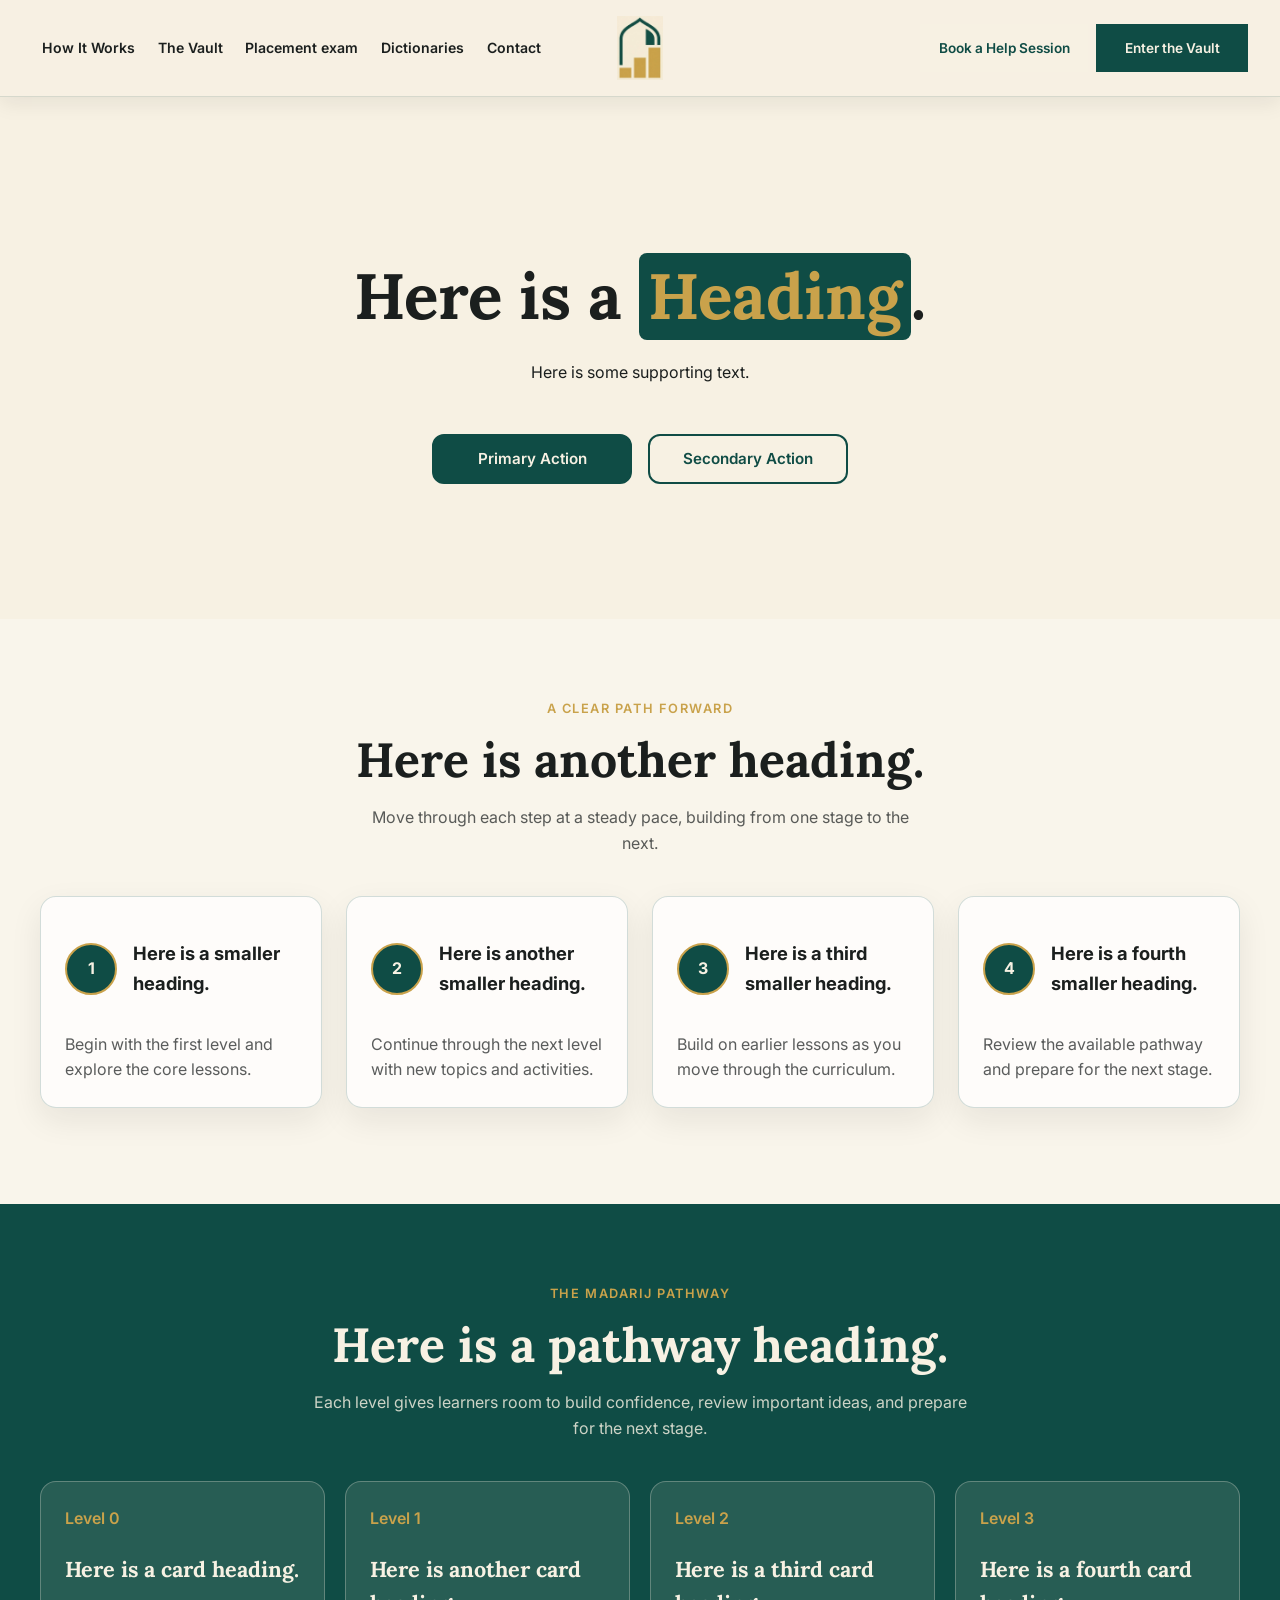
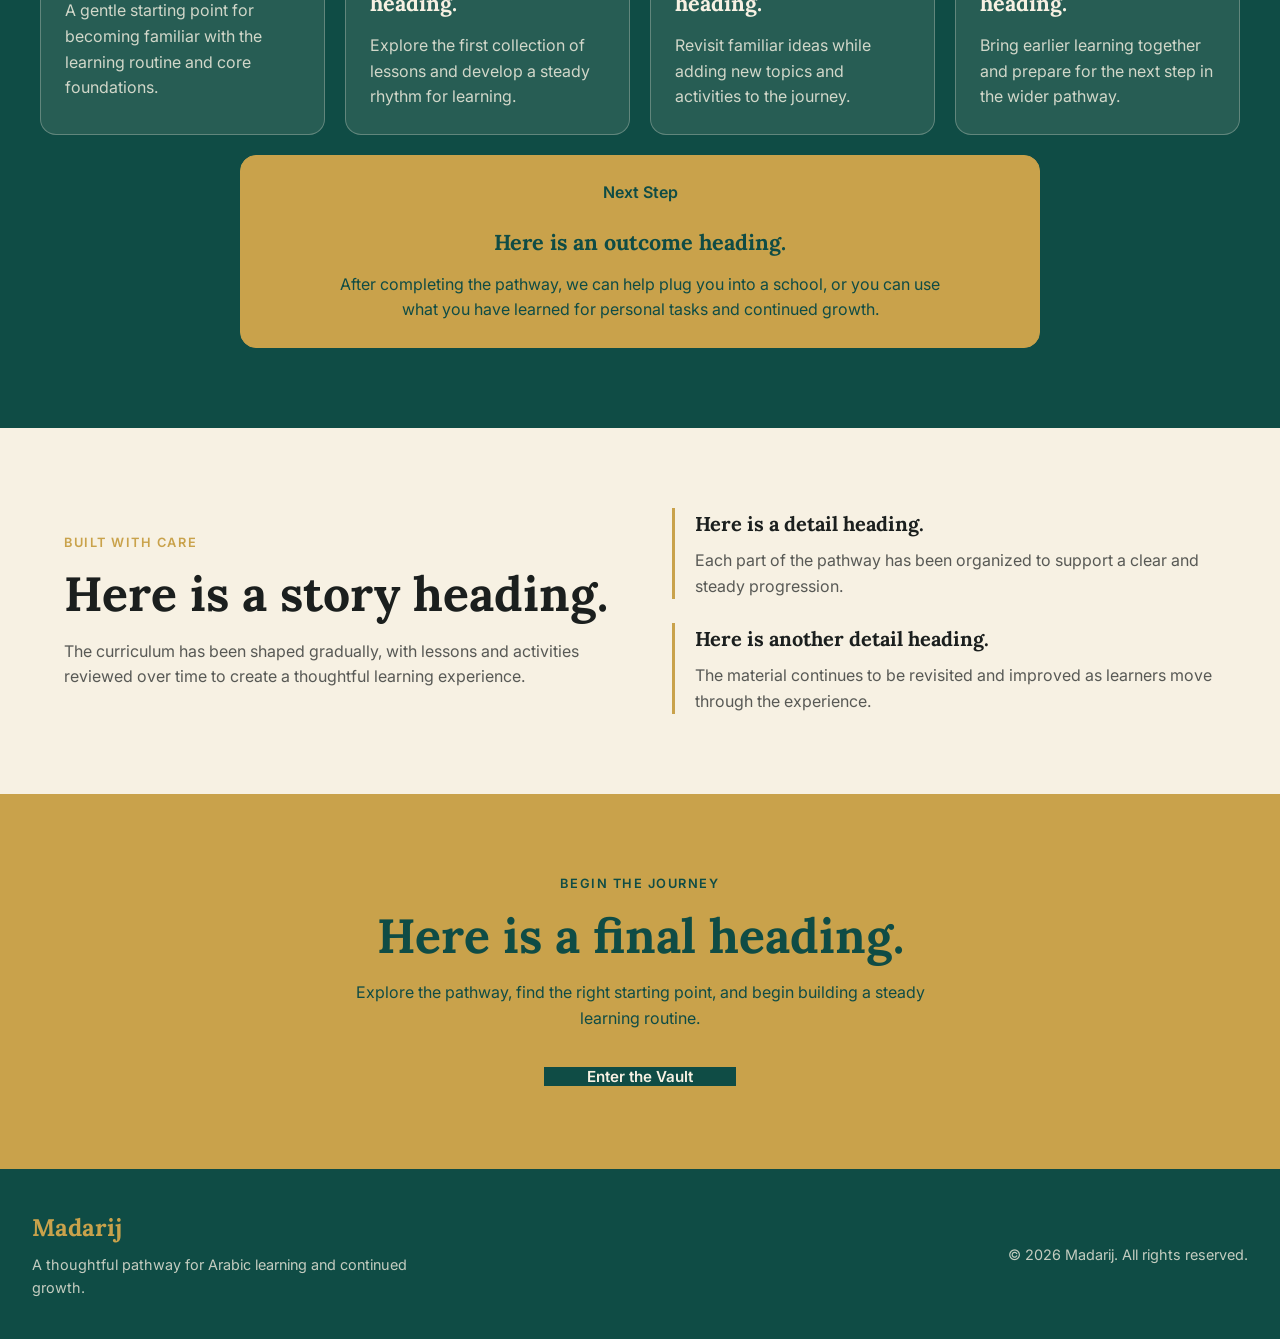
<file: index.html>
<!DOCTYPE html>
<html lang="en">
<head>
    <meta charset="UTF-8">
    <meta name="viewport" content="width=device-width, initial-scale=1.0">
    <title>Madarij | Arabic Curriculum</title>

    <!-- Main stylesheet -->
    <link rel="stylesheet" href="style.css">

    <!-- Google Fonts: Lora for headings, Inter for body text, and Amiri for Arabic -->
    <link rel="preconnect" href="https://fonts.googleapis.com">
    <link rel="preconnect" href="https://fonts.gstatic.com" crossorigin>
    <link href="https://fonts.googleapis.com/css2?family=Amiri:wght@400;700&family=Inter:wght@400;600&family=Lora:wght@600;700&display=swap" rel="stylesheet">
    <script src="script.js" defer></script>
</head>

<body>
    <!-- Primary navigation -->
    <nav>
        <!-- Navigation logo -->
        <div class="navLogo">
            <img src="Elements/Full Icon.jpg" alt="Icon" width="100px">
        </div>

        <div class="navDropdown">
            <!-- Navigation links -->
            <div class="navLinks">
                <a href="#">How It Works</a>
                <a href="vault.html">The Vault</a>
                <a href="placement.html">Placement exam</a>
                <div class="navMenu">
                    <a href="dictionary.html">Dictionaries</a>
                    <div class="navMenuPanel">
                        <a href="dictionary.html">Master dictionary</a>
                        <a href="books.html">Dictionaries by book</a>
                    </div>
                </div>
                <a href="#">Contact</a>
            </div>

            <!-- Navigation action buttons -->
            <div class="navButtonContainer">
                <a class="navButtonSecondary" href="#">Book a Help Session</a>
                <a class="navButton" href="vault.html">Enter the Vault</a>
            </div>
        </div>


        <!-- Mobile navigation toggle -->
        <div class="hamburgerContainer">
            <button
                class="hamburgerButton"
                type="button"
                aria-label="Open navigation menu"
                aria-expanded="false">
                ☰
            </button>
        </div>
    </nav>

    <!-- Hero section -->
    <section class="hero">
        <!-- Hero Banner -->
        <div>
            <!-- Main text -->
            <h1>Here is a <span class="highlight">Heading</span>.</h1>
            <p>Here is some supporting text.</p>
        </div>

        <!-- Hero action buttons -->
        <div class="actionBar">
            <button type="button" class="primaryButton">Primary Action</button>
            <button type="button" class="secondaryButton">Secondary Action</button>
        </div>
    </section>

    <!-- How It Works section -->
    <section class="howItWorks">
        <div class="howItWorksIntro">
            <p class="sectionLabel">A clear path forward</p>
            <h2>Here is another heading.</h2>
            <p>
                Move through each step at a steady pace, building from one
                stage to the next.
            </p>
        </div>
        <div class="squares">
            <!-- Step one -->
            <div class="uniqueSquare">
                <div class="squareHeader">
                    <h4 class="circle">1</h4>
                    <h5 class="squareTitle">Here is a smaller heading.</h5>
                </div>

                <div class="squareContent">
                    <p>Begin with the first level and explore the core lessons.</p>
                </div>
            </div>

            <!-- Step two -->
            <div class="uniqueSquare">
                <div class="squareHeader">
                    <h4 class="circle">2</h4>
                    <h5 class="squareTitle">Here is another smaller heading.</h5>
                </div>

                <div class="squareContent">
                    <p>Continue through the next level with new topics and activities.</p>
                </div>
            </div>

            <!-- Step three -->
            <div class="uniqueSquare">
                <div class="squareHeader">
                    <h4 class="circle">3</h4>
                    <h5 class="squareTitle">Here is a third smaller heading.</h5>
                </div>

                <div class="squareContent">
                    <p>Build on earlier lessons as you move through the curriculum.</p>
                </div>
            </div>

            <!-- Step four -->
            <div class="uniqueSquare">
                <div class="squareHeader">
                    <h4 class="circle">4</h4>
                    <h5 class="squareTitle">Here is a fourth smaller heading.</h5>
                </div>

                <div class="squareContent">
                    <p>Review the available pathway and prepare for the next stage.</p>
                </div>
            </div>
        </div>
    </section>

    <!-- Curriculum pathway section -->
    <section class="pathway">
        <div class="pathwayIntro">
            <p class="sectionLabel">The Madarij Pathway</p>
            <h2>Here is a pathway heading.</h2>
            <p>
                Each level gives learners room to build confidence, review
                important ideas, and prepare for the next stage.
            </p>
        </div>

        <div class="levelCards">
            <!-- Foundation level -->
            <article class="levelCard">
                <p class="levelNumber">Level 0</p>
                <h3>Here is a card heading.</h3>
                <p>
                    A gentle starting point for becoming familiar with the
                    learning routine and core foundations.
                </p>
            </article>

            <!-- First curriculum level -->
            <article class="levelCard">
                <p class="levelNumber">Level 1</p>
                <h3>Here is another card heading.</h3>
                <p>
                    Explore the first collection of lessons and develop a
                    steady rhythm for learning.
                </p>
            </article>

            <!-- Second curriculum level -->
            <article class="levelCard">
                <p class="levelNumber">Level 2</p>
                <h3>Here is a third card heading.</h3>
                <p>
                    Revisit familiar ideas while adding new topics and
                    activities to the journey.
                </p>
            </article>

            <!-- Third curriculum level -->
            <article class="levelCard">
                <p class="levelNumber">Level 3</p>
                <h3>Here is a fourth card heading.</h3>
                <p>
                    Bring earlier learning together and prepare for the next
                    step in the wider pathway.
                </p>
            </article>

            <!-- Pathway outcome -->
            <article class="pathwayOutcome">
                <p class="levelNumber">Next Step</p>
                <h3>Here is an outcome heading.</h3>
                <p>
                    After completing the pathway, we can help plug you into a
                    school, or you can use what you have learned for personal
                    tasks and continued growth.
                </p>
            </article>
        </div>
    </section>

    <!-- Curriculum development section -->
    <section class="curriculumStory">
        <div class="curriculumStoryContent">
            <p class="sectionLabel">Built with care</p>
            <h2>Here is a story heading.</h2>
            <p>
                The curriculum has been shaped gradually, with lessons and
                activities reviewed over time to create a thoughtful learning
                experience.
            </p>
        </div>

        <div class="curriculumStoryDetails">
            <div>
                <h3>Here is a detail heading.</h3>
                <p>
                    Each part of the pathway has been organized to support a
                    clear and steady progression.
                </p>
            </div>
            <div>
                <h3>Here is another detail heading.</h3>
                <p>
                    The material continues to be revisited and improved as
                    learners move through the experience.
                </p>
            </div>
        </div>
    </section>

    <!-- Final call to action -->
    <section class="finalCta">
        <p class="sectionLabel">Begin the journey</p>
        <h2>Here is a final heading.</h2>
        <p>
            Explore the pathway, find the right starting point, and begin
            building a steady learning routine.
        </p>
        <a class="ctaButton" href="vault.html">Enter the Vault</a>
    </section>

    <!-- Site footer -->
    <footer class="siteFooter">
        <div>
            <p class="footerBrand">Madarij</p>
            <p class="footerDescription">
                A thoughtful pathway for Arabic learning and continued growth.
            </p>
        </div>
        <p class="footerCopyright">
            &copy; 2026 Madarij. All rights reserved.
        </p>
    </footer>
</body>
</html>
</file>
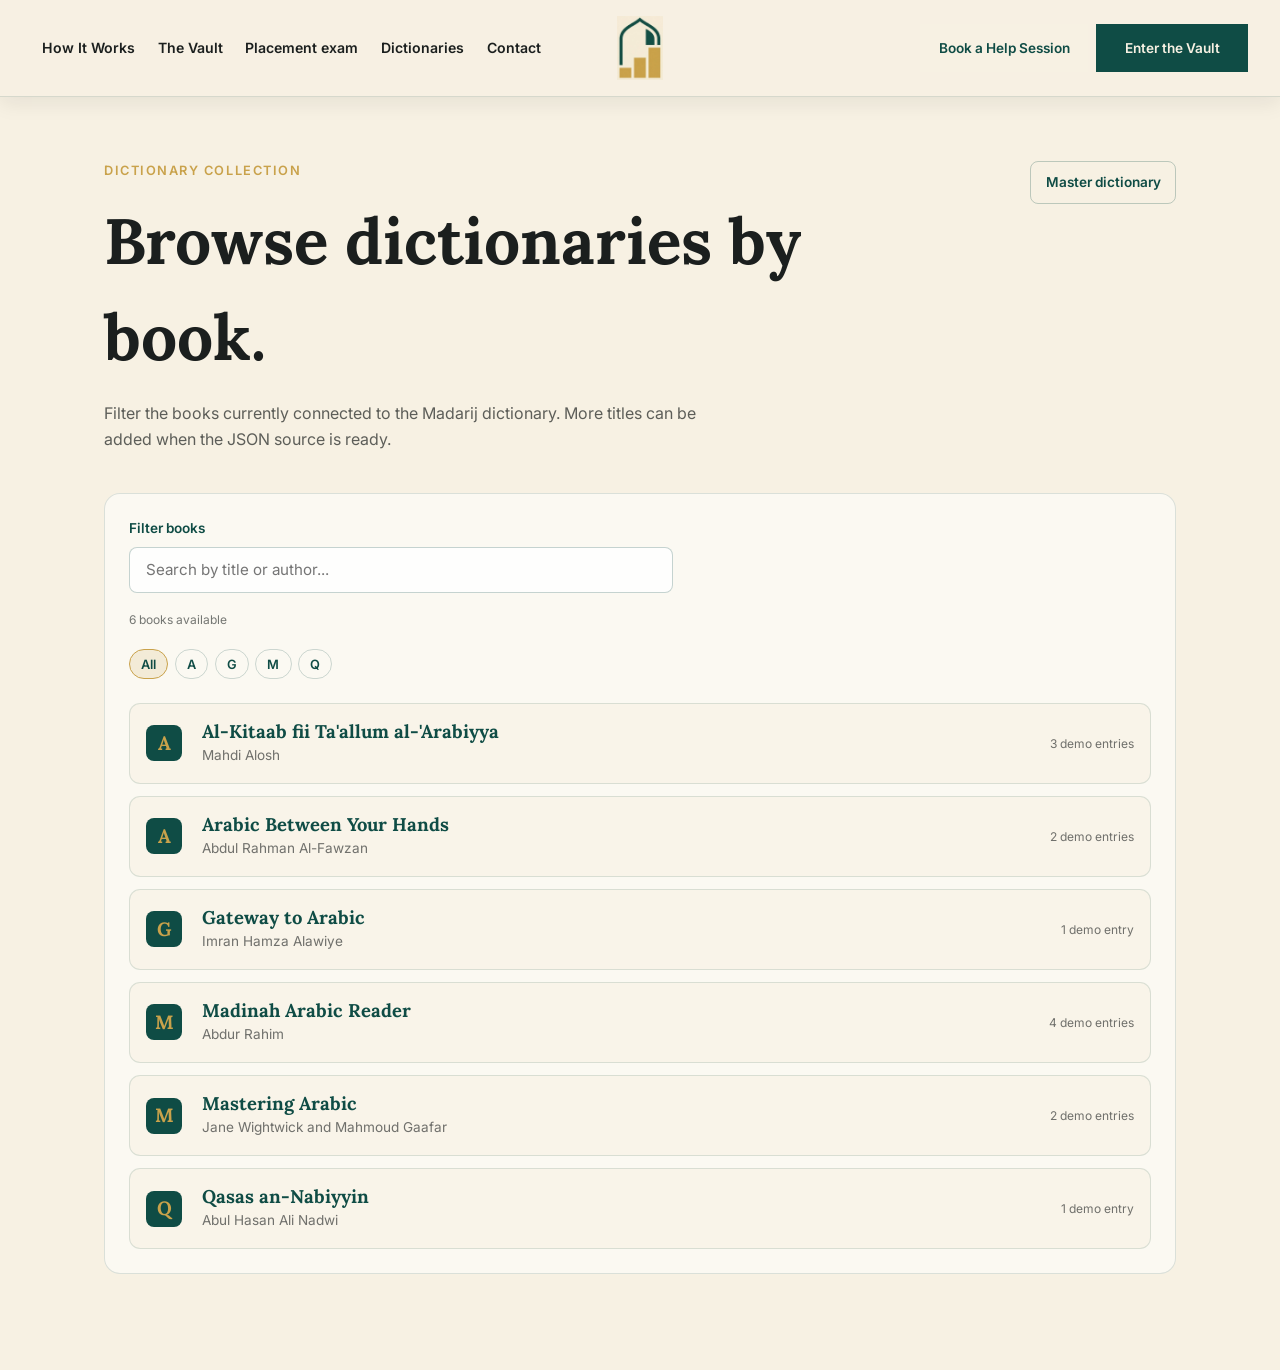
<file: books.html>
<!DOCTYPE html>
<html lang="en">
<head>
    <meta charset="UTF-8">
    <meta name="viewport" content="width=device-width, initial-scale=1.0">
    <title>Dictionary by Book | Madarij</title>
    <link rel="stylesheet" href="style.css">
    <link rel="preconnect" href="https://fonts.googleapis.com">
    <link rel="preconnect" href="https://fonts.gstatic.com" crossorigin>
    <link href="https://fonts.googleapis.com/css2?family=Amiri:wght@400;700&family=Inter:wght@400;600&family=Lora:wght@600;700&display=swap" rel="stylesheet">
    <script src="script.js" defer></script>
</head>
<body>
    <nav>
        <div class="navLogo">
            <a href="index.html" aria-label="Return to Madarij home">
                <img src="Elements/Full Icon.jpg" alt="Madarij home" width="100">
            </a>
        </div>
        <div class="navDropdown">
            <div class="navLinks">
                <a href="index.html">How It Works</a>
                <a href="vault.html">The Vault</a>
                <a href="placement.html">Placement exam</a>
                <div class="navMenu">
                    <a href="dictionary.html" aria-current="page">Dictionaries</a>
                    <div class="navMenuPanel">
                        <a href="dictionary.html">Master dictionary</a>
                        <a href="books.html" aria-current="page">Dictionaries by book</a>
                    </div>
                </div>
                <a href="#">Contact</a>
            </div>
            <div class="navButtonContainer">
                <a class="navButtonSecondary" href="#">Book a Help Session</a>
                <a class="navButton" href="vault.html">Enter the Vault</a>
            </div>
        </div>
        <div class="hamburgerContainer">
            <button class="hamburgerButton" type="button" aria-label="Open navigation menu" aria-expanded="false">☰</button>
        </div>
    </nav>

    <main class="dictionaryPage bookDirectoryPage">
        <header class="dictionaryHeader">
            <div>
                <p class="sectionLabel">Dictionary collection</p>
                <h1>Browse dictionaries by book.</h1>
                <p>Filter the books currently connected to the Madarij dictionary. More titles can be added when the JSON source is ready.</p>
            </div>
            <a class="dictionaryBackLink" href="dictionary.html">Master dictionary</a>
        </header>

        <section class="bookDirectory" aria-label="Books with dictionaries">
            <div class="bookDirectoryToolbar">
                <label for="bookSearch">Filter books</label>
                <input id="bookSearch" type="search" placeholder="Search by title or author..." autocomplete="off">
                <p id="bookSearchStatus" class="dictionarySearchStatus" aria-live="polite"></p>
            </div>
            <div id="bookLetterFilters" class="bookLetterFilters" aria-label="Filter books by first letter"></div>
            <div id="bookDirectoryList" class="bookDirectoryList"></div>
        </section>
    </main>
</body>
</html>
</file>
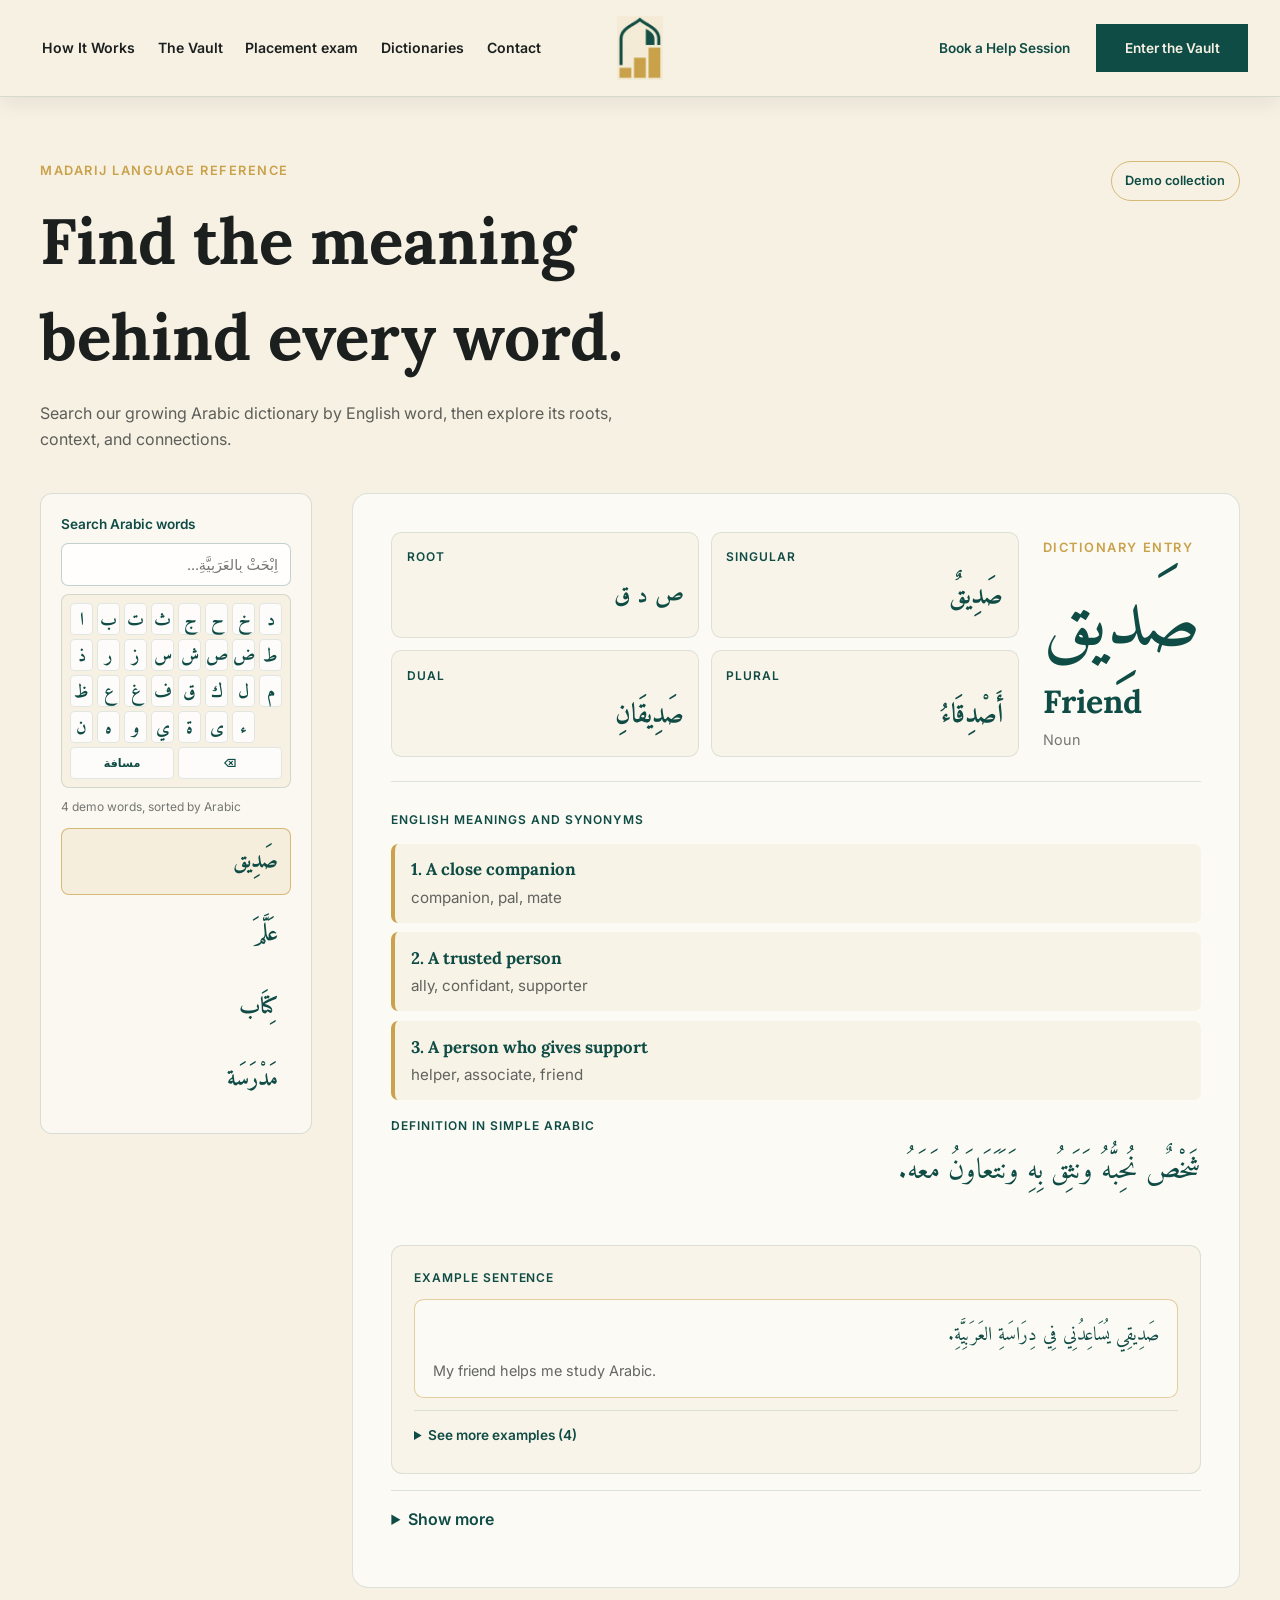
<file: dictionary.html>
<!DOCTYPE html>
<html lang="en">
<head>
    <meta charset="UTF-8">
    <meta name="viewport" content="width=device-width, initial-scale=1.0">
    <title>Dictionary | Madarij</title>

    <link rel="stylesheet" href="style.css">
    <link rel="preconnect" href="https://fonts.googleapis.com">
    <link rel="preconnect" href="https://fonts.gstatic.com" crossorigin>
    <link href="https://fonts.googleapis.com/css2?family=Amiri:wght@400;700&family=Inter:wght@400;600&family=Lora:wght@600;700&display=swap" rel="stylesheet">
    <script src="script.js" defer></script>
</head>

<body>
    <nav>
        <div class="navLogo">
            <a href="index.html" aria-label="Return to Madarij home">
                <img src="Elements/Full Icon.jpg" alt="Madarij home" width="100">
            </a>
        </div>

        <div class="navDropdown">
            <div class="navLinks">
                <a href="index.html">How It Works</a>
                <a href="vault.html">The Vault</a>
                <a href="placement.html">Placement exam</a>
                <div class="navMenu">
                    <a href="dictionary.html" aria-current="page">Dictionaries</a>
                    <div class="navMenuPanel">
                        <a href="dictionary.html" aria-current="page">Master dictionary</a>
                        <a href="books.html">Dictionaries by book</a>
                    </div>
                </div>
                <a href="#">Contact</a>
            </div>

            <div class="navButtonContainer">
                <a class="navButtonSecondary" href="#">Book a Help Session</a>
                <a class="navButton" href="vault.html">Enter the Vault</a>
            </div>
        </div>

        <div class="hamburgerContainer">
            <button class="hamburgerButton" type="button" aria-label="Open navigation menu" aria-expanded="false">☰</button>
        </div>
    </nav>

    <main class="dictionaryPage">
        <header class="dictionaryHeader">
            <div>
                <p class="sectionLabel">Madarij language reference</p>
                <h1>Find the meaning behind every word.</h1>
                <p>Search our growing Arabic dictionary by English word, then explore its roots, context, and connections.</p>
            </div>
            <span class="dictionaryStatus">Demo collection</span>
        </header>

        <section class="dictionaryWorkspace" aria-label="Dictionary">
            <aside class="dictionaryIndex">
                <label for="dictionarySearch">Search Arabic words</label>
                <input id="dictionarySearch" type="search" placeholder="اِبْحَثْ بِالعَرَبِيَّةِ..." autocomplete="off" lang="ar" dir="rtl">
                <div id="arabicKeyboard" class="arabicKeyboard" hidden aria-label="Arabic keyboard"></div>
                <p id="dictionarySearchStatus" class="dictionarySearchStatus" aria-live="polite"></p>
                <div id="dictionaryWordList" class="dictionaryWordList"></div>
            </aside>

            <article id="dictionaryEntry" class="dictionaryEntry" aria-live="polite"></article>
        </section>
    </main>
</body>
</html>
</file>
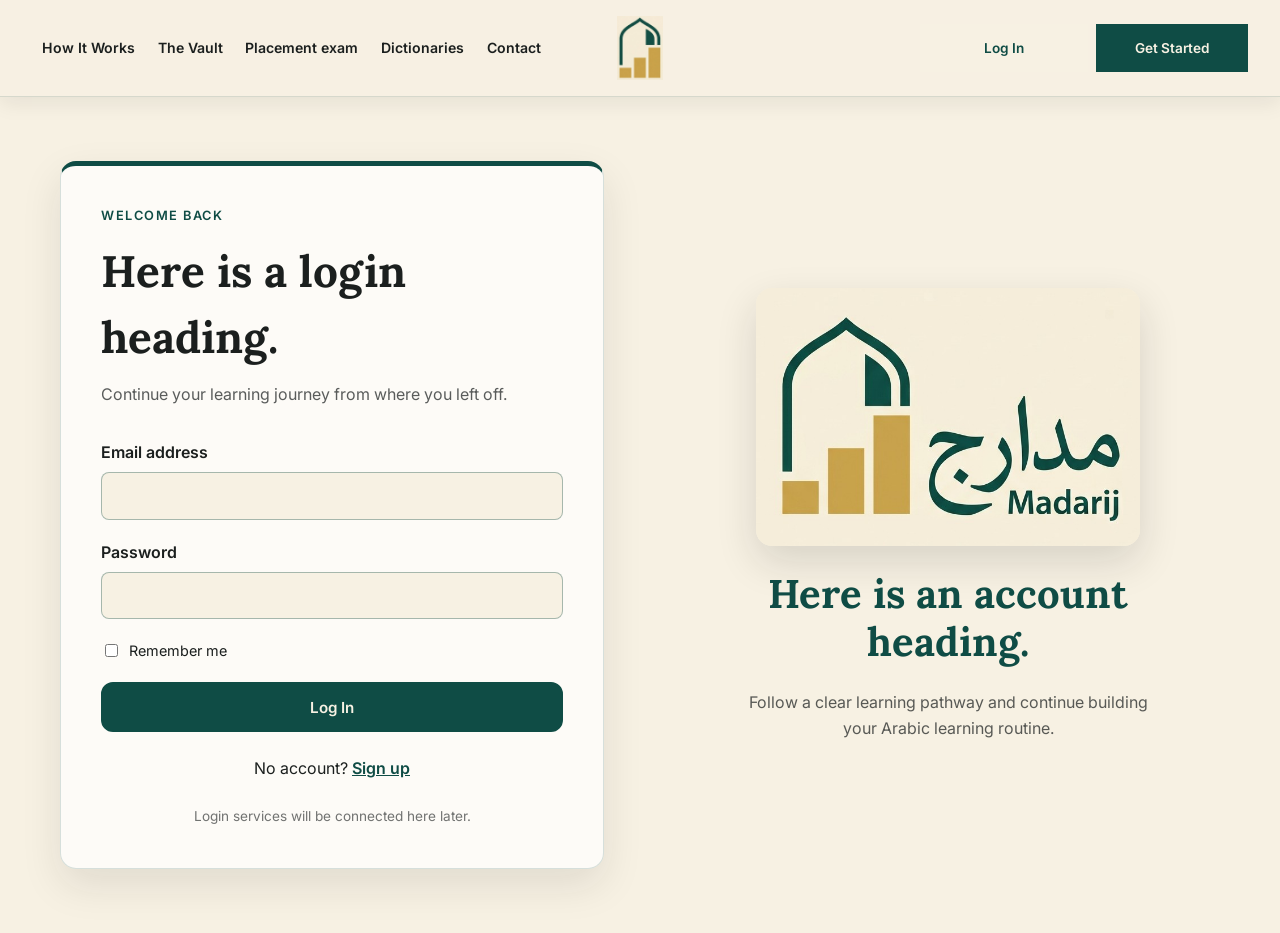
<file: login.html>
<!DOCTYPE html>
<html lang="en">
<head>
    <meta charset="UTF-8">
    <meta name="viewport" content="width=device-width, initial-scale=1.0">
    <title>Log In | Madarij</title>

    <!-- Reuse the main Madarij design system. -->
    <link rel="stylesheet" href="style.css">

    <!-- Google Fonts: Lora for headings and Inter for body text. -->
    <link rel="preconnect" href="https://fonts.googleapis.com">
    <link rel="preconnect" href="https://fonts.gstatic.com" crossorigin>
    <link href="https://fonts.googleapis.com/css2?family=Inter:wght@400;600&family=Lora:wght@600;700&display=swap" rel="stylesheet">
    <script src="script.js" defer></script>
</head>

<body>
    <!-- Primary navigation -->
    <nav>
        <!-- Navigation logo -->
        <div class="navLogo">
            <a href="index.html" aria-label="Return to Madarij home">
                <img src="Elements/Full Icon.jpg" alt="Madarij home" width="100">
            </a>
        </div>

        <div class="navDropdown">
            <!-- Navigation links -->
            <div class="navLinks">
                <a href="index.html">How It Works</a>
                <a href="vault.html">The Vault</a>
                <a href="placement.html">Placement exam</a>
                <a href="dictionary.html">Dictionaries</a>
                <a href="#">Contact</a>
            </div>

            <!-- Navigation action buttons -->
            <div class="navButtonContainer">
                <a class="navButtonSecondary" href="login.html" aria-current="page">Log In</a>
                <a class="navButton" href="signup.html">Get Started</a>
            </div>
        </div>

        <!-- Mobile navigation toggle -->
        <div class="hamburgerContainer">
            <button
                class="hamburgerButton"
                type="button"
                aria-label="Open navigation menu"
                aria-expanded="false">
                ☰
            </button>
        </div>
    </nav>

    <main class="loginPage loginPageLogin">
        <section class="loginCard" aria-labelledby="loginHeading">
            <p class="sectionLabel">Welcome back</p>
            <h1 id="loginHeading">Here is a login heading.</h1>
            <p class="loginIntro">
                Continue your learning journey from where you left off.
            </p>

            <!-- This form is visual only until authentication is connected. -->
            <form class="loginForm" action="#" method="post">
                <div class="loginField">
                    <label for="email">Email address</label>
                    <input id="email" name="email" type="email" autocomplete="email" required>
                </div>

                <div class="loginField">
                    <label for="password">Password</label>
                    <input id="password" name="password" type="password" autocomplete="current-password" required>
                </div>

                <label class="loginOptions" for="rememberMe">
                    <input id="rememberMe" name="rememberMe" type="checkbox">
                    Remember me
                </label>

                <button class="loginSubmit" type="submit">Log In</button>
            </form>

            <p class="signupPrompt">
                No account?
                <a href="signup.html">Sign up</a>
            </p>

            <p class="loginNote">
                Login services will be connected here later.
            </p>
        </section>

        <aside class="authVisual" aria-label="About Madarij">
            <img src="Elements/Full Logo.jpg" alt="Madarij">
            <h2>Here is an account heading.</h2>
            <p>
                Follow a clear learning pathway and continue building your
                Arabic learning routine.
            </p>
        </aside>
    </main>
</body>
</html>
</file>
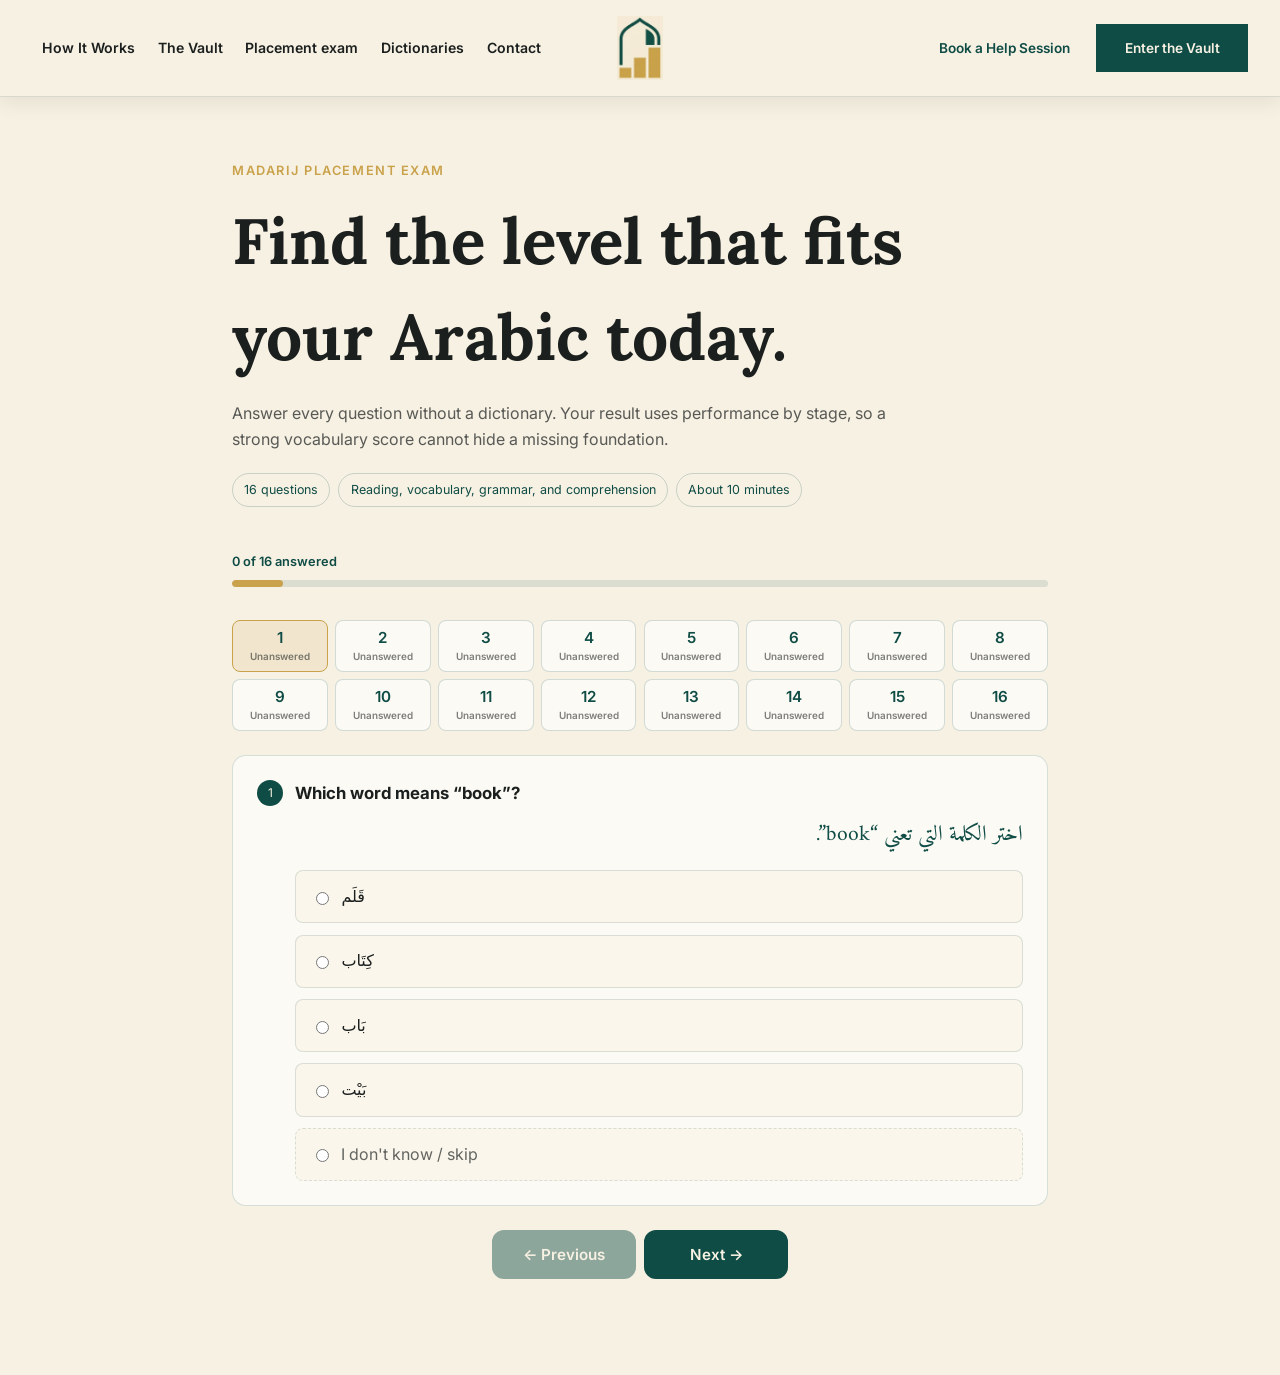
<file: placement.html>
<!DOCTYPE html>
<html lang="en">
<head>
    <meta charset="UTF-8">
    <meta name="viewport" content="width=device-width, initial-scale=1.0">
    <title>Placement Exam | Madarij</title>
    <link rel="stylesheet" href="style.css">
    <link rel="preconnect" href="https://fonts.googleapis.com">
    <link rel="preconnect" href="https://fonts.gstatic.com" crossorigin>
    <link href="https://fonts.googleapis.com/css2?family=Amiri:wght@400;700&family=Inter:wght@400;600&family=Lora:wght@600;700&display=swap" rel="stylesheet">
    <script src="script.js" defer></script>
    <script src="placement.js" defer></script>
</head>
<body>
    <nav>
        <div class="navLogo">
            <a href="vault.html" aria-label="Return to the Madarij Vault">
                <img src="Elements/Full Icon.jpg" alt="Madarij home" width="100">
            </a>
        </div>
        <div class="navDropdown">
            <div class="navLinks">
                <a href="index.html">How It Works</a>
                <a href="vault.html">The Vault</a>
                <a href="placement.html" aria-current="page">Placement exam</a>
                <div class="navMenu">
                    <a href="dictionary.html">Dictionaries</a>
                    <div class="navMenuPanel">
                        <a href="dictionary.html">Master dictionary</a>
                        <a href="books.html">Dictionaries by book</a>
                    </div>
                </div>
                <a href="#">Contact</a>
            </div>
            <div class="navButtonContainer">
                <a class="navButtonSecondary" href="#">Book a Help Session</a>
                <a class="navButton" href="vault.html">Enter the Vault</a>
            </div>
        </div>
        <div class="hamburgerContainer">
            <button class="hamburgerButton" type="button" aria-label="Open navigation menu" aria-expanded="false">☰</button>
        </div>
    </nav>

    <main class="placementPage">
        <header class="placementHeader">
            <p class="sectionLabel">Madarij placement exam</p>
            <h1>Find the level that fits your Arabic today.</h1>
            <p>Answer every question without a dictionary. Your result uses performance by stage, so a strong vocabulary score cannot hide a missing foundation.</p>
            <div class="placementMeta">
                <span>16 questions</span>
                <span>Reading, vocabulary, grammar, and comprehension</span>
                <span>About 10 minutes</span>
            </div>
        </header>

        <form class="placementForm" id="placementForm" novalidate>
            <div class="placementProgress" aria-live="polite">
                <span id="placementProgressText">0 of 16 answered</span>
                <div class="placementProgressTrack"><div id="placementProgressBar"></div></div>
            </div>
            <div class="placementQuestionNavigator" id="placementQuestionNavigator" aria-label="Jump to a question"></div>
            <div id="placementQuestions"></div>
            <p class="placementError" id="placementError" role="alert" hidden></p>
            <div class="placementNavigation">
                <div class="placementNavigationGroup">
                    <button class="placementPrevious" id="placementPrevious" type="button">← Previous</button>
                    <button class="placementNext" id="placementNext" type="button">Next →</button>
                </div>
                <button class="placementSubmit" id="placementSubmit" type="submit">See my placement</button>
            </div>
        </form>

        <section class="placementResult" id="placementResult" aria-live="polite" hidden>
            <p class="sectionLabel">Your placement</p>
            <h2 id="placementResultTitle"></h2>
            <p id="placementResultScore"></p>
            <p class="placementResultStart" id="placementResultStart"></p>
            <div class="placementResultGrid" id="placementResultBreakdown"></div>
            <div class="placementDetailedReport" id="placementDetailedReport"></div>
            <p id="placementResultGuidance"></p>
            <div class="placementResultActions">
                <a class="ctaButton" href="vault.html">Open my recommended level</a>
                <button class="placementExport" type="button" id="placementExport">Export detailed PDF</button>
                <button class="placementRetake" type="button" id="placementRetake">Retake exam</button>
            </div>
        </section>
    </main>
</body>
</html>
</file>
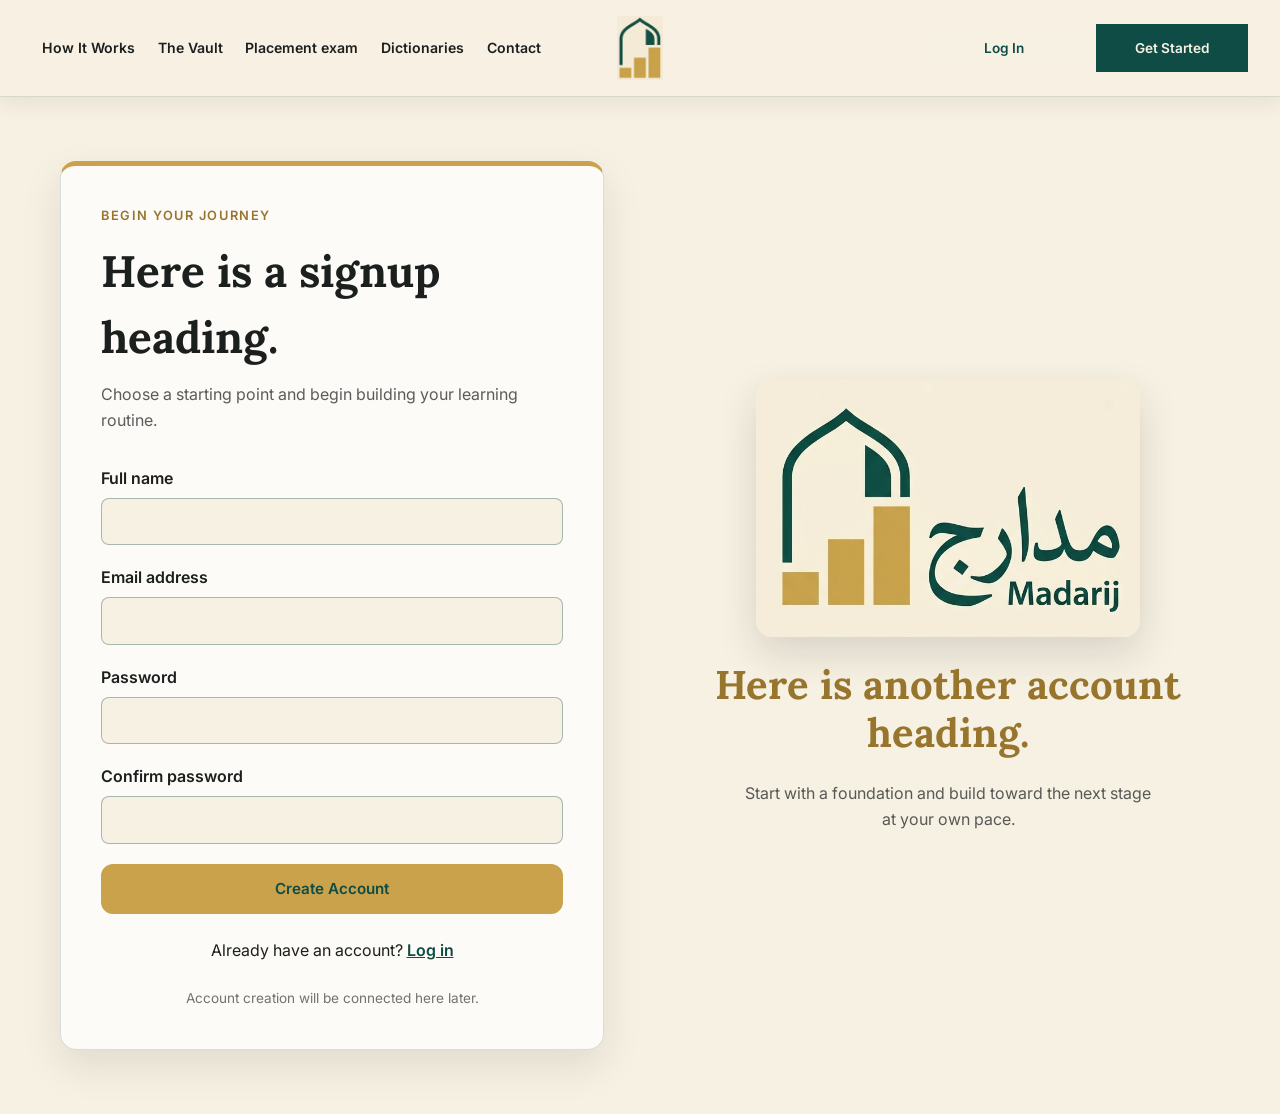
<file: signup.html>
<!DOCTYPE html>
<html lang="en">
<head>
    <meta charset="UTF-8">
    <meta name="viewport" content="width=device-width, initial-scale=1.0">
    <title>Sign Up | Madarij</title>

    <!-- Reuse the main Madarij design system. -->
    <link rel="stylesheet" href="style.css">

    <!-- Google Fonts: Lora for headings and Inter for body text. -->
    <link rel="preconnect" href="https://fonts.googleapis.com">
    <link rel="stylesheet" href="https://fonts.googleapis.com/css2?family=Inter:wght@400;600&family=Lora:wght@600;700&display=swap">
    <script src="script.js" defer></script>
</head>

<body>
    <!-- Primary navigation -->
    <nav>
        <div class="navLogo">
            <a href="index.html" aria-label="Return to Madarij home">
                <img src="Elements/Full Icon.jpg" alt="Madarij home" width="100">
            </a>
        </div>

        <div class="navDropdown">
            <div class="navLinks">
                <a href="index.html">How It Works</a>
                <a href="vault.html">The Vault</a>
                <a href="placement.html">Placement exam</a>
                <a href="dictionary.html">Dictionaries</a>
                <a href="#">Contact</a>
            </div>

            <div class="navButtonContainer">
                <a class="navButtonSecondary" href="login.html">Log In</a>
                <a class="navButton" href="signup.html" aria-current="page">Get Started</a>
            </div>
        </div>

        <div class="hamburgerContainer">
            <button
                class="hamburgerButton"
                type="button"
                aria-label="Open navigation menu"
                aria-expanded="false">
                ☰
            </button>
        </div>
    </nav>

    <main class="loginPage loginPageSignup">
        <section class="loginCard" aria-labelledby="signupHeading">
            <p class="sectionLabel">Begin your journey</p>
            <h1 id="signupHeading">Here is a signup heading.</h1>
            <p class="loginIntro">
                Choose a starting point and begin building your learning routine.
            </p>

            <!-- This form is visual only until account creation is connected. -->
            <form class="loginForm" action="#" method="post">
                <div class="loginField">
                    <label for="name">Full name</label>
                    <input id="name" name="name" type="text" autocomplete="name" required>
                </div>

                <div class="loginField">
                    <label for="email">Email address</label>
                    <input id="email" name="email" type="email" autocomplete="email" required>
                </div>

                <div class="loginField">
                    <label for="password">Password</label>
                    <input id="password" name="password" type="password" autocomplete="new-password" required>
                </div>

                <div class="loginField">
                    <label for="confirmPassword">Confirm password</label>
                    <input id="confirmPassword" name="confirmPassword" type="password" autocomplete="new-password" required>
                </div>

                <button class="loginSubmit" type="submit">Create Account</button>
            </form>

            <p class="signupPrompt">
                Already have an account?
                <a href="login.html">Log in</a>
            </p>

            <p class="loginNote">
                Account creation will be connected here later.
            </p>
        </section>

        <aside class="authVisual" aria-label="About Madarij">
            <img src="Elements/Full Logo.jpg" alt="Madarij">
            <h2>Here is another account heading.</h2>
            <p>
                Start with a foundation and build toward the next stage at
                your own pace.
            </p>
        </aside>
    </main>
</body>
</html>
</file>
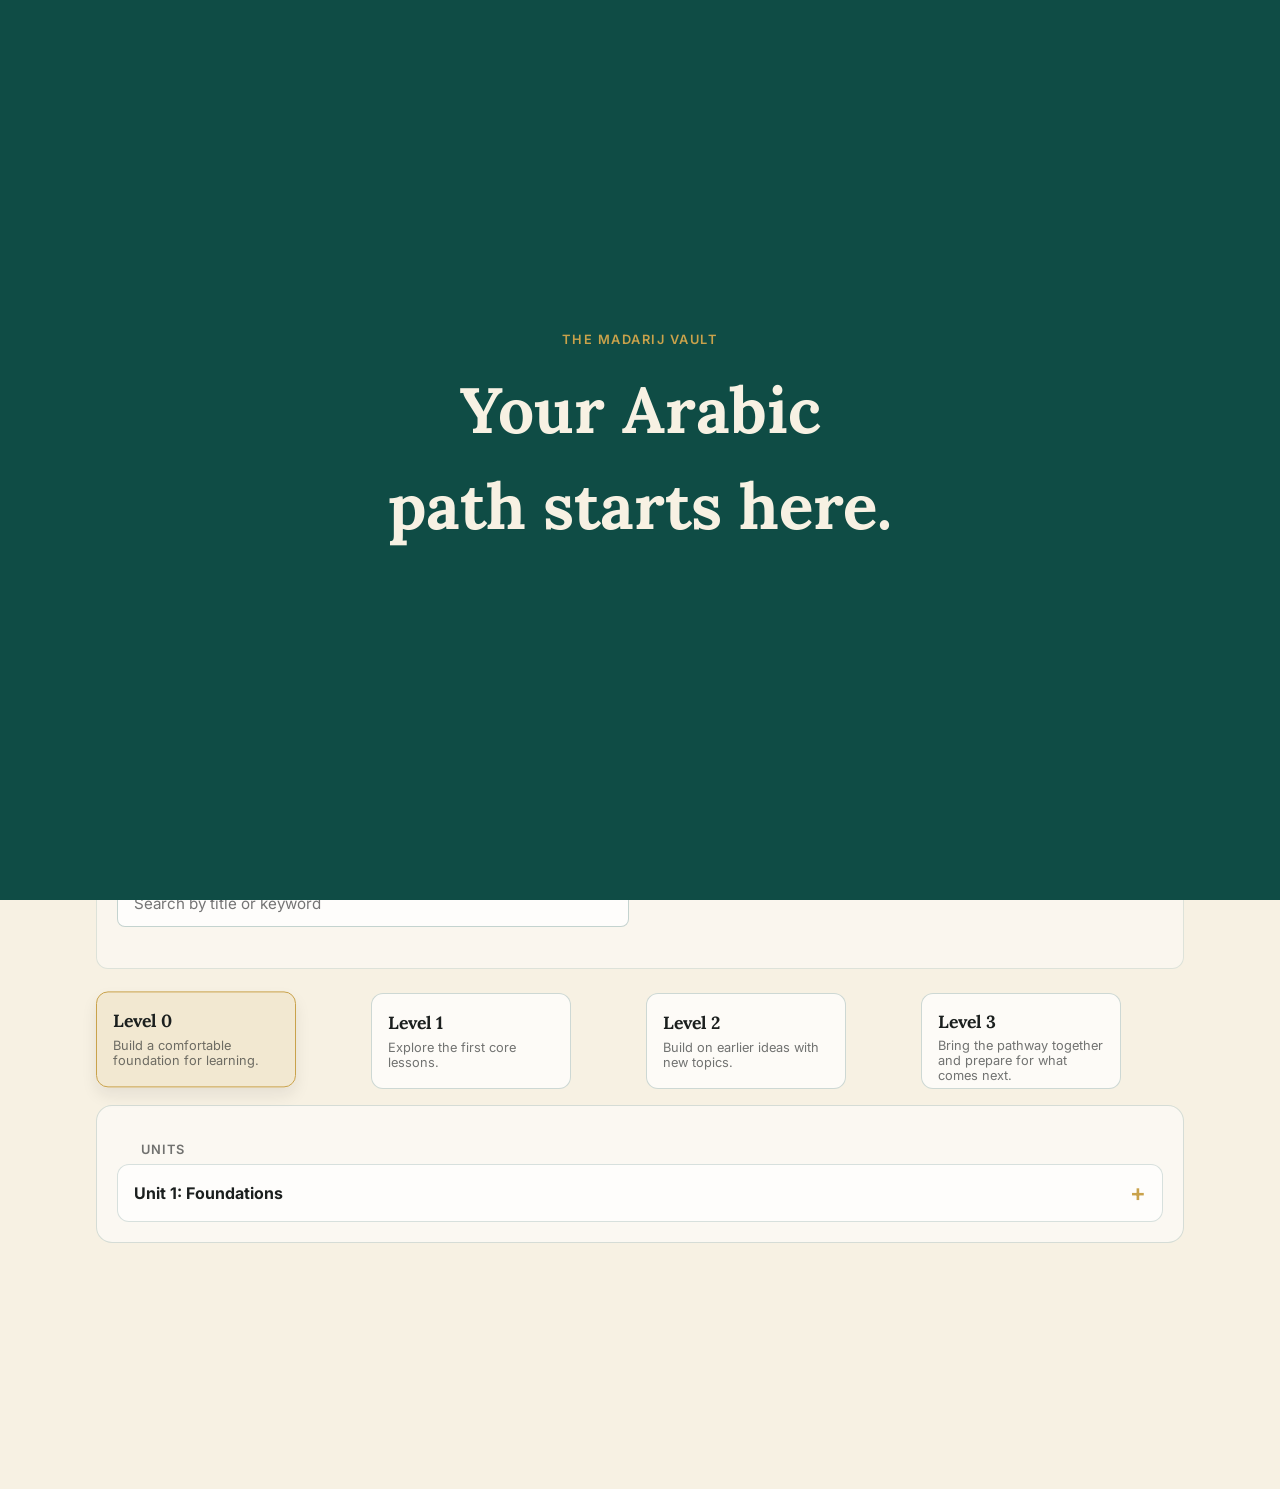
<file: vault.html>
<!DOCTYPE html>
<html lang="en">
<head>
    <meta charset="UTF-8">
    <meta name="viewport" content="width=device-width, initial-scale=1.0">
    <title>The Vault | Madarij</title>

    <link rel="stylesheet" href="style.css">

    <link rel="preconnect" href="https://fonts.googleapis.com">
    <link rel="preconnect" href="https://fonts.gstatic.com" crossorigin>
    <link href="https://fonts.googleapis.com/css2?family=Inter:wght@400;600&family=Lora:wght@600;700&display=swap" rel="stylesheet">
    <script src="script.js" defer></script>
</head>

<body>
    <nav>
        <div class="navLogo">
            <a href="index.html" aria-label="Return to Madarij home">
                <img src="Elements/Full Icon.jpg" alt="Madarij home" width="100">
            </a>
        </div>

        <div class="navDropdown">
            <div class="navLinks">
                <a href="index.html">How It Works</a>
                <a href="vault.html" aria-current="page">The Vault</a>
                <a href="placement.html">Placement exam</a>
                <div class="navMenu">
                    <a href="dictionary.html">Dictionaries</a>
                    <div class="navMenuPanel">
                        <a href="dictionary.html">Master dictionary</a>
                        <a href="books.html">Dictionaries by book</a>
                    </div>
                </div>
                <a href="#">Contact</a>
            </div>

            <div class="navButtonContainer">
                <a class="navButtonSecondary" href="#">Book a Help Session</a>
                <a class="navButton" href="vault.html" aria-current="page">Enter the Vault</a>
            </div>
        </div>

        <div class="hamburgerContainer">
            <button
                class="hamburgerButton"
                type="button"
                aria-label="Open navigation menu"
                aria-expanded="false">
                ☰
            </button>
        </div>
    </nav>

    <main class="vaultPage">
        <!-- Full-screen opening animation -->
        <section class="vaultScene" aria-label="Opening the Madarij Vault">
            <div class="vaultContent">
                <p class="sectionLabel">The Madarij Vault</p>
                <h1>Your Arabic path starts here.</h1>
            </div>

            <div class="vaultDoor vaultDoorLeft" aria-hidden="true"></div>
            <div class="vaultDoor vaultDoorRight" aria-hidden="true"></div>
        </section>

        <!-- Curriculum dashboard -->
        <section class="vaultDashboard" aria-labelledby="vaultHeading">
            <header class="vaultHeader">
                <div class="vaultIntro">
                    <p class="sectionLabel">Curriculum workspace</p>
                    <h1 id="vaultHeading">Find your next step in Arabic.</h1>
                    <p>
                        Take the placement exam to identify the right starting
                        level, then browse the lessons and book tracks that
                        support your stage.
                    </p>
                </div>
                <div class="vaultHeaderActions">
                    <a class="vaultHomeLink" href="placement.html">Take placement exam</a>
                    <a class="vaultHomeLink" href="index.html">Back to home</a>
                </div>
            </header>

            <section class="vaultPlacementCard" aria-live="polite">
                <div>
                    <p class="sectionLabel">Not sure where to begin?</p>
                    <h2>Get a level recommendation in about 10 minutes.</h2>
                    <p id="vaultPlacementSummary">
                        Answer real Arabic questions on reading, vocabulary,
                        grammar, and comprehension. You can retake the exam
                        whenever your skills change.
                    </p>
                </div>
                <a class="ctaButton" href="placement.html" id="vaultPlacementAction">Start exam</a>
                <button
                    class="vaultPlacementDismiss"
                    type="button"
                    id="vaultPlacementDismiss"
                    aria-expanded="true"
                    aria-controls="vaultPlacementSummary"
                    aria-label="Minimize placement recommendation">
                    <span class="vaultPlacementDismissLabel">Hide</span>
                </button>
            </section>

            <section class="vaultCurriculum" aria-labelledby="vaultCurriculumHeading">
                <div class="vaultBrowseHeading">
                    <div>
                        <p class="sectionLabel">Your curriculum</p>
                        <h2 id="vaultCurriculumHeading">Browse by level.</h2>
                    </div>
                    <p>
                        Select a level, then open a unit and its track to reveal
                        the sub-levels and lessons below.
                    </p>
                </div>

                <div class="vaultSearch">
                    <label for="materialSearch">Search materials</label>
                    <input
                        id="materialSearch"
                        type="search"
                        placeholder="Search by title or keyword"
                        autocomplete="off">
                    <p id="materialSearchStatus" class="vaultSearchStatus" aria-live="polite"></p>
                </div>

                <section class="vaultSearchResults" aria-labelledby="materialSearchHeading" hidden>
                    <h2 id="materialSearchHeading">Search results</h2>
                    <div id="materialSearchList"></div>
                </section>

                <div class="vaultLevels" aria-label="Curriculum levels"></div>
            </section>
        </section>
    </main>
</body>
</html>
</file>
<file: style.css>
:root {
    /* Site colors */
    --emerald: #0f4c45;
    --gold: #c9a24b;
    --cream: #f7f1e3;
    --ink: #1b1f1e;

    /* Site fonts */
    --Lora: "Lora", Georgia, serif;
    --Inter: "Inter", system-ui, sans-serif;
    --Amiri: "Amiri", "Noto Naskh Arabic", serif;
}

/* Page-wide defaults */
* {
    box-sizing: border-box;
}

body {
    background-color: var(--cream);
    color: var(--ink);
    font-family: var(--Inter);
    line-height: 1.6;
    margin: 0;
}

/* Shared button sizing, borders, and transitions */
button {
    width: 200px;
    height: 50px;
    border: 2px solid transparent;
    border-radius: 0.75rem;
    cursor: pointer;
    font: 600 0.95rem var(--Inter);
    transition: background-color 200ms ease, border-color 200ms ease,
        color 200ms ease, transform 200ms ease;
}

/* ==================== Navigation ==================== */

/* Desktop navigation layout */
nav {
    display: grid;
    grid-template-columns: 1fr auto 1fr;
    align-items: center;
    padding: 0.75rem 2rem;
    background-color: rgba(247, 241, 227, 0.96);
    border-bottom: 1px solid rgba(15, 76, 69, 0.14);
    box-shadow: 0 0.35rem 1.25rem rgba(27, 31, 30, 0.08);
    font-size: 1rem;
    position: relative;
    z-index: 20;
}

/* The wrapper becomes layout-transparent on desktop. */
.navDropdown {
    display: contents;
}

/* Navigation links */
.navLinks {
    display: flex;
    grid-column: 1;
    grid-row: 1;
    align-items: center;
    justify-self: start;
    gap: 0.2rem;
}

.navLinks a {
    text-decoration: none;
    color: var(--ink);
    padding: 0.45rem 0.55rem;
    font-weight: 600;
    font-size: 0.88rem;
    white-space: nowrap;
    border: 1px solid transparent;
    border-color: transparent;
    transition: background-color 200ms ease, border-color 200ms ease,
        color 200ms ease;
}

/* Navigation link hover state */
.navLinks a:hover {
    background-color: rgba(201, 162, 75, 0.16);
    border-color: rgba(201, 162, 75, 0.7);
    border-radius: 999px;
    color: var(--emerald);
}

.navMenu {
    position: relative;
}

.navMenuPanel,
.navSubmenuPanel {
    position: absolute;
    z-index: 30;
    display: grid;
    min-width: 12rem;
    padding: 0.45rem;
    border: 1px solid rgba(15, 76, 69, 0.15);
    border-radius: 0.6rem;
    background: var(--cream);
    box-shadow: 0 0.75rem 1.5rem rgba(27, 31, 30, 0.14);
    opacity: 0;
    visibility: hidden;
    pointer-events: none;
    transform: translateY(0.35rem);
    transition: opacity 180ms ease, transform 180ms ease, visibility 180ms ease;
}

.navMenuPanel {
    top: calc(100% + 0.35rem);
    left: 0;
}

.navSubmenuPanel {
    top: -0.45rem;
    left: 100%;
}

.navLetterMenu {
    position: relative;
}

.navSubmenu {
    position: relative;
}

.navLetterPanel {
    position: absolute;
    top: -0.45rem;
    left: 100%;
    z-index: 31;
    display: grid;
    min-width: 16rem;
    padding: 0.45rem;
    border: 1px solid rgba(15, 76, 69, 0.15);
    border-radius: 0.6rem;
    background: var(--cream);
    box-shadow: 0 0.75rem 1.5rem rgba(27, 31, 30, 0.14);
    opacity: 0;
    visibility: hidden;
    pointer-events: none;
    transform: translateX(0.35rem);
    transition: opacity 180ms ease, transform 180ms ease, visibility 180ms ease;
}

.navMenuPanel a,
.navSubmenuPanel a {
    display: flex;
    align-items: center;
    justify-content: space-between;
    min-width: 10rem;
    padding: 0.55rem 0.7rem;
    border-radius: 0.35rem;
    color: var(--ink);
    font-size: 0.82rem;
    text-decoration: none;
    white-space: nowrap;
}

.navMenuPanel a:hover,
.navSubmenuPanel a:hover {
    background: rgba(201, 162, 75, 0.16);
    color: var(--emerald);
}

.navMenu:hover > .navMenuPanel,
.navMenu:focus-within > .navMenuPanel,
.navSubmenu:hover > .navSubmenuPanel,
.navSubmenu:focus-within > .navSubmenuPanel,
.navLetterMenu:hover > .navLetterPanel,
.navLetterMenu:focus-within > .navLetterPanel {
    opacity: 1;
    visibility: visible;
    pointer-events: auto;
    transform: translateY(0);
}

/* Navigation logo */
.navLogo {
    padding: 0.25rem 1rem;
    grid-column: 2;
    grid-row: 1;
    justify-self: center;
}

.navLogo img {
    height: 4rem;
    width: auto;
    display: block;
}

/* Navigation action buttons */
.navButtonContainer {
    grid-column: 3;
    grid-row: 1;
    display: flex;
    align-items: center;
    justify-self: end;
    gap: 0.5rem;
}

.navButton {
    display: flex;
    align-items: center;
    justify-content: center;
    width: 9.5rem;
    height: 3rem;
    border-color: var(--emerald);
    background-color: var(--emerald);
    color: var(--cream);
    font: 600 0.85rem var(--Inter);
    text-decoration: none;
}

.navButtonSecondary {
    display: flex;
    align-items: center;
    justify-content: center;
    width: 10.5rem;
    height: 3rem;
    border-color: var(--emerald);
    background-color: var(--cream);
    color: var(--emerald);
    font: 600 0.85rem var(--Inter);
    text-decoration: none;
}

/* Navigation button hover states */
.navButton:hover {
    background-color: var(--gold);
    border-color: var(--gold);
    color: var(--emerald);
    transform: translateY(-0.1rem);
}

.navButtonSecondary:hover {
    background-color: var(--gold);
    border-color: var(--gold);
    color: var(--emerald);
    transform: translateY(-0.1rem);
}

/* Mobile menu button is hidden on larger screens. */
.hamburgerContainer {
    display: none;
}

/* ==================== Hero ==================== */

/* Hero headings */
h1 {
    max-width: 46rem;
    margin: 0 auto 1rem;
    font-family: var(--Lora);
    font-size: clamp(2.5rem, 5vw, 4.25rem);
    line-height: 1.5;
}

h2 {
    margin: 0 0 2rem;
    font-family: var(--Lora);
    line-height: 1.2;
    font-size: clamp(2rem, 4vw, 3rem);
}

/* Hero section layout */
.hero {
    text-align: center; 
    min-height: 58vh;
    padding: 5rem 1.5rem 4rem;
    display: flex;
    flex-direction: column;
    justify-content: center;
}

/* Hero action buttons layout */
.actionBar {
    display: flex;
    flex-direction: row;
    justify-content: center;
    width: min(100%, 28rem);
    margin: 2rem auto 0;
    margin-inline: auto;
    gap: 1rem;
    flex-wrap: wrap;
}

/* Hero secondary button */
.secondaryButton {
    background-color: var(--cream);
    border-color: var(--emerald);
    color: var(--emerald);
}

/* Hero secondary button hover state */
.secondaryButton:hover {
    background-color: var(--gold);
    color: var(--emerald);
}

/* Hero primary button */
.primaryButton {
    background-color: var(--emerald);
    border-color: var(--emerald);
    color: var(--cream);
}

/* Hero primary button hover state */
.primaryButton:hover {
    background-color: var(--gold);
    color: var(--emerald);
}

/* Highlighted text in the hero heading */
.highlight{
    background-color: var(--emerald);
    color: var(--gold);
    padding: 0.15rem 0.55rem;
    border-radius: 0.5rem;
    white-space: nowrap;
}

/* ==================== How It Works ==================== */

/* How It Works section layout */
.howItWorks{
    display: flex;
    flex-direction: column ;
    gap: 2.5rem;
    padding: 5rem 2rem 6rem;
    margin-top: 0;
    background-color: rgba(255, 255, 255, 0.28);
}

.howItWorksIntro {
    width: min(100%, 42rem);
    margin: 0 auto;
    text-align: center;
}

.howItWorksIntro h2 {
    margin-bottom: 1rem;
}

.howItWorksIntro > p:last-child {
    max-width: 34rem;
    margin: 0 auto;
    color: rgba(27, 31, 30, 0.72);
}

/* Step card row */
.squares{
    display: grid;
    grid-template-columns: repeat(4, minmax(0, 1fr));
    gap: 1.5rem;
    width: min(100%, 75rem);
    margin: 0 auto;
}

/* Individual step card */
.uniqueSquare {
    display: flex;
    flex-direction: column;
    background-color: rgba(255, 255, 255, 0.72);
    border: 1px solid rgba(15, 76, 69, 0.18);
    border-radius: 1rem;
    box-shadow: 0 0.75rem 2rem rgba(27, 31, 30, 0.08);
    width: 100%;
    padding: 1.5rem;
    transition: box-shadow 200ms ease, transform 200ms ease;
}

.uniqueSquare:hover {
    box-shadow: 0 1rem 2.5rem rgba(27, 31, 30, 0.14);
    transform: translateY(-0.25rem);
}

/* Step card heading row */
.squareHeader {
    display: flex;
    flex-direction: row;
    justify-content: flex-start;
    align-items: center;
}

/* Number circle */
.circle{
    display: flex;
    flex-direction: column;
    align-items: center;
    justify-content: center;
    border: 2px solid var(--gold);
    background-color: var(--emerald);
    color: var(--cream);
    border-radius: 50%;
    flex: 0 0 3.25rem;
    width: 3.25rem;
    height: 3.25rem;

}

/* Step card title */
.squareTitle{
    margin: 0 0 0 1rem;
    font-size: 1.15rem;
}

/* Step card description */
.squareContent {
    margin-top: 1rem;
}

.squareContent p {
    margin: 0;
    color: rgba(27, 31, 30, 0.72);
}

/* ==================== Curriculum Pathway ==================== */

.pathway {
    display: flex;
    flex-direction: column;
    gap: 2.5rem;
    padding: 5rem 2rem;
    background-color: var(--emerald);
    color: var(--cream);
}

.pathwayIntro {
    max-width: 42rem;
    margin: 0 auto;
    text-align: center;
}

.pathwayIntro h2 {
    margin-bottom: 1rem;
}

.pathwayIntro p:last-child {
    margin: 0;
    color: rgba(247, 241, 227, 0.82);
}

.sectionLabel {
    margin: 0 0 0.75rem;
    color: var(--gold);
    font-size: 0.8rem;
    font-weight: 600;
    letter-spacing: 0.12em;
    text-transform: uppercase;
}

.levelCards {
    display: grid;
    grid-template-columns: repeat(4, minmax(0, 1fr));
    gap: 1.25rem;
    width: min(100%, 75rem);
    margin: 0 auto;
}

.levelCard {
    padding: 1.5rem;
    background-color: rgba(247, 241, 227, 0.1);
    border: 1px solid rgba(247, 241, 227, 0.28);
    border-radius: 1rem;
}

.levelNumber {
    margin: 0 0 1.25rem;
    color: var(--gold);
    font-weight: 600;
}

.levelCard h3 {
    margin: 0 0 0.75rem;
    font-family: var(--Lora);
    font-size: 1.35rem;
}

.levelCard p:last-child {
    margin: 0;
    color: rgba(247, 241, 227, 0.82);
}

.pathwayOutcome {
    grid-column: 1 / -1;
    width: min(100%, 50rem);
    margin: 0 auto;
    padding: 1.5rem;
    background-color: var(--gold);
    border: 1px solid var(--gold);
    border-radius: 1rem;
    color: var(--emerald);
    text-align: center;
}

.pathwayOutcome .levelNumber {
    color: var(--emerald);
}

.pathwayOutcome h3 {
    margin: 0 0 0.75rem;
    font-family: var(--Lora);
    font-size: 1.35rem;
}

.pathwayOutcome p:last-child {
    max-width: 38rem;
    margin: 0 auto;
}

/* ==================== Curriculum Story ==================== */

.curriculumStory {
    display: grid;
    grid-template-columns: minmax(0, 1fr) minmax(0, 1fr);
    align-items: center;
    gap: 4rem;
    padding: 5rem 2rem;
    background-color: var(--cream);
}

.curriculumStoryContent,
.curriculumStoryDetails {
    width: min(100%, 34rem);
}

.curriculumStoryContent {
    justify-self: end;
}

.curriculumStoryContent h2 {
    margin-bottom: 1rem;
}

.curriculumStoryContent > p:last-child {
    margin: 0;
    color: rgba(27, 31, 30, 0.72);
}

.curriculumStoryDetails {
    display: grid;
    gap: 1.5rem;
    justify-self: start;
}

.curriculumStoryDetails div {
    padding-left: 1.25rem;
    border-left: 3px solid var(--gold);
}

.curriculumStoryDetails h3 {
    margin: 0 0 0.5rem;
    font-family: var(--Lora);
    font-size: 1.25rem;
}

.curriculumStoryDetails p {
    margin: 0;
    color: rgba(27, 31, 30, 0.72);
}

/* ==================== Final Call to Action ==================== */

.finalCta {
    padding: 5rem 2rem;
    background-color: var(--gold);
    color: var(--emerald);
    text-align: center;
}

.finalCta .sectionLabel {
    color: var(--emerald);
}

.finalCta h2 {
    margin-bottom: 1rem;
}

.finalCta > p:not(.sectionLabel) {
    max-width: 38rem;
    margin: 0 auto 2rem;
}

.ctaButton {
    display: inline-flex;
    align-items: center;
    justify-content: center;
    width: min(100%, 12rem);
    border-color: var(--emerald);
    background-color: var(--emerald);
    color: var(--cream);
    font: 600 0.95rem var(--Inter);
    text-decoration: none;
}

.ctaButton:hover {
    border-color: var(--cream);
    background-color: var(--cream);
    color: var(--emerald);
    transform: translateY(-0.1rem);
}

/* ==================== Dictionary Page ==================== */

.dictionaryPage {
    width: min(100%, 78rem);
    min-height: calc(100vh - 6rem);
    margin: 0 auto;
    padding: 4rem 1.5rem 6rem;
}

.dictionaryHeader {
    display: flex;
    align-items: flex-start;
    justify-content: space-between;
    gap: 2.5rem;
    margin-bottom: 2.5rem;
}

.dictionaryHeader h1 {
    max-width: 46rem;
    margin: 0 0 1rem;
}

.dictionaryHeader p:not(.sectionLabel) {
    max-width: 38rem;
    margin: 0;
    color: rgba(27, 31, 30, 0.7);
}

.dictionaryStatus {
    flex: 0 0 auto;
    padding: 0.55rem 0.85rem;
    border: 1px solid rgba(201, 162, 75, 0.7);
    border-radius: 999px;
    color: var(--emerald);
    font-size: 0.8rem;
    font-weight: 600;
}

.dictionaryWorkspace {
    display: grid;
    grid-template-columns: minmax(12rem, 17rem) minmax(0, 1fr);
    gap: 2.5rem;
    align-items: start;
}

.dictionaryIndex {
    position: sticky;
    top: 1.5rem;
    padding: 1.25rem;
    border: 1px solid rgba(15, 76, 69, 0.15);
    border-radius: 0.75rem;
    background: rgba(255, 255, 255, 0.5);
}

.dictionaryIndex label {
    display: block;
    margin-bottom: 0.45rem;
    color: var(--emerald);
    font-size: 0.85rem;
    font-weight: 600;
}

.dictionaryIndex input {
    width: 100%;
    padding: 0.75rem;
    border: 1px solid rgba(15, 76, 69, 0.25);
    border-radius: 0.45rem;
    background: rgba(255, 255, 255, 0.8);
    color: var(--ink);
    font: 0.9rem var(--Inter);
}

.dictionaryIndex input:focus {
    border-color: var(--gold);
    outline: 2px solid rgba(201, 162, 75, 0.2);
}

.arabicKeyboard {
    display: grid;
    grid-template-columns: repeat(8, minmax(0, 1fr));
    gap: 0.25rem;
    margin-top: 0.5rem;
    padding: 0.5rem;
    border: 1px solid rgba(15, 76, 69, 0.16);
    border-radius: 0.5rem;
    background: rgba(247, 241, 227, 0.95);
}

.arabicKeyboardKey,
.arabicKeyboardSpace,
.arabicKeyboardBackspace {
    width: auto;
    height: 2rem;
    padding: 0;
    border: 1px solid rgba(15, 76, 69, 0.12);
    border-radius: 0.3rem;
    background: rgba(255, 255, 255, 0.8);
    color: var(--emerald);
    font-family: var(--Amiri);
    font-size: 1.15rem;
}

.arabicKeyboardKey:hover,
.arabicKeyboardSpace:hover,
.arabicKeyboardBackspace:hover {
    border-color: var(--gold);
    background: rgba(201, 162, 75, 0.18);
}

.arabicKeyboardSpace,
.arabicKeyboardBackspace {
    grid-column: span 4;
    font-family: var(--Inter);
    font-size: 0.7rem;
    font-weight: 600;
}

.dictionarySearchStatus {
    min-height: 1.1rem;
    margin: 0.6rem 0 0.75rem;
    color: rgba(27, 31, 30, 0.6);
    font-size: 0.75rem;
}

.dictionaryWordList {
    display: grid;
    gap: 0.35rem;
}

.dictionaryWord {
    display: flex;
    align-items: center;
    justify-content: space-between;
    width: 100%;
    height: auto;
    padding: 0.75rem;
    border: 1px solid transparent;
    border-radius: 0.5rem;
    background: transparent;
    color: var(--ink);
    text-align: right;
}

.dictionaryWord:hover,
.dictionaryWordActive {
    border-color: rgba(201, 162, 75, 0.7);
    background: rgba(201, 162, 75, 0.12);
}

.dictionaryWord span,
.dictionaryArabic,
.dictionaryArabicSmall,
.dictionaryRoot {
    font-family: var(--Amiri);
}

.dictionaryWord span {
    color: var(--emerald);
    font-size: 1.15rem;
}

.dictionaryWord strong {
    color: var(--emerald);
    font-family: var(--Amiri);
    font-size: 1.45rem;
    font-weight: 700;
}

.dictionaryEntry {
    padding: clamp(1.25rem, 3vw, 2.5rem);
    border: 1px solid rgba(15, 76, 69, 0.14);
    border-radius: 1rem;
    background: rgba(255, 255, 255, 0.62);
}

.dictionaryEntryHeading {
    display: grid;
    grid-template-columns: minmax(0, 1fr) auto;
    align-items: center;
    gap: 1.5rem;
    padding-bottom: 1.5rem;
    border-bottom: 1px solid rgba(15, 76, 69, 0.12);
}

.dictionaryEntryHeading h2 {
    margin: 0;
    color: var(--emerald);
    font-family: var(--Amiri);
    font-size: clamp(3rem, 8vw, 5.5rem);
    line-height: 1;
}

.dictionaryPronunciation {
    margin: 0.3rem 0 0;
    color: rgba(27, 31, 30, 0.6);
    font-size: 0.9rem;
}

.dictionaryArabic {
    display: block;
    color: var(--emerald);
    font-size: clamp(2.5rem, 7vw, 5rem);
    line-height: 1.35;
}

.dictionaryHeadword {
    display: grid;
    justify-items: end;
    gap: 0.15rem;
    text-align: right;
}

.dictionaryEnglishHeadword {
    color: var(--emerald);
    font-family: var(--Lora);
    font-size: clamp(1.35rem, 3vw, 2rem);
    font-weight: 700;
    line-height: 1.2;
}

.dictionaryDefinition {
    padding: 1.5rem 0;
}

.dictionaryDefinition p,
.dictionaryCard p {
    margin: 0.5rem 0 0;
    color: rgba(27, 31, 30, 0.76);
}

.dictionaryTranslation {
    margin: 0.35rem 0 1.25rem !important;
    color: var(--emerald) !important;
    font-family: var(--Lora);
    font-size: clamp(1.7rem, 4vw, 2.5rem);
    font-weight: 700;
}

.dictionaryArabicDefinition {
    margin: 0.5rem 0 1.25rem !important;
    color: var(--emerald) !important;
    font-family: var(--Amiri);
    font-size: clamp(1.35rem, 3vw, 1.8rem);
    line-height: 2;
}

.dictionaryDefinitionLabel {
    display: block;
    margin-top: 1rem;
}

.dictionaryQuickDetails {
    display: grid;
    grid-template-columns: repeat(2, minmax(0, 1fr));
    gap: 0.75rem;
    margin: 0;
}

.dictionaryQuickCard {
    display: grid;
    gap: 0.3rem;
    min-height: 5.5rem;
    padding: 0.9rem;
    border: 1px solid rgba(15, 76, 69, 0.12);
    border-radius: 0.65rem;
    background: rgba(247, 241, 227, 0.65);
}

.dictionaryQuickCard .dictionaryRoot,
.dictionaryQuickCard .dictionaryArabicSmall {
    margin-top: 0 !important;
}

.dictionaryQuickCard .dictionaryRoot {
    font-size: 1.5rem;
}

.dictionaryQuickCardClickable {
    cursor: pointer;
}

.dictionaryQuickCardClickable:hover,
.dictionaryQuickCardClickable:focus-visible {
    border-color: var(--gold);
    background: rgba(201, 162, 75, 0.16);
    outline: none;
}

.dictionaryMore {
    margin-top: 1rem;
    border-top: 1px solid rgba(15, 76, 69, 0.14);
}

.dictionaryMore summary {
    width: fit-content;
    padding: 1rem 0;
    cursor: pointer;
    color: var(--emerald);
    font-weight: 600;
    list-style-position: inside;
}

.dictionaryMore summary:hover {
    color: #98752d;
}

.dictionaryMoreContent {
    display: grid;
    gap: 1rem;
}

.dictionaryMore .dictionarySynonyms {
    margin-top: 1rem;
}

.dictionaryMeanings {
    display: grid;
    gap: 0.6rem;
    margin-top: 0.75rem;
}

.dictionaryMeaning {
    display: grid;
    gap: 0.15rem;
    padding: 0.8rem 1rem;
    border-left: 0.25rem solid var(--gold);
    border-radius: 0.45rem;
    background: rgba(247, 241, 227, 0.7);
}

.dictionaryMeaning strong {
    color: var(--emerald);
    font-family: var(--Lora);
    font-size: 1.05rem;
}

.dictionaryMeaning span {
    color: rgba(27, 31, 30, 0.68);
    font-size: 0.95rem;
}

.dictionaryLabel {
    color: var(--emerald);
    font-size: 0.75rem;
    font-weight: 600;
    letter-spacing: 0.08em;
    text-transform: uppercase;
}

.dictionaryDetailGrid {
    display: grid;
    grid-template-columns: repeat(2, minmax(0, 1fr));
    gap: 1rem;
}

.dictionaryCard {
    min-height: 8rem;
    padding: 1.35rem;
    border: 1px solid rgba(15, 76, 69, 0.12);
    border-radius: 0.7rem;
    background: rgba(247, 241, 227, 0.65);
}

.dictionaryCardWide {
    grid-column: span 2;
}

.dictionaryRoot,
.dictionaryArabicSmall {
    margin-top: 0.3rem !important;
    color: var(--emerald) !important;
    font-size: 1.7rem;
    line-height: 1.9;
}

.dictionaryCard ul {
    display: grid;
    gap: 0.45rem;
    margin: 0.65rem 0 0;
    padding-left: 1.1rem;
}

.dictionaryCard li {
    display: grid;
    gap: 0.35rem;
    padding: 0.8rem 0;
    color: rgba(27, 31, 30, 0.76);
}

.dictionaryExampleArabic {
    color: var(--emerald);
    font-family: var(--Amiri);
    font-size: 1.2rem;
    line-height: 2;
}

.dictionaryExampleType {
    color: #98752d;
    font-family: var(--Amiri);
    font-size: 0.95rem;
    font-weight: 700;
}

.dictionaryExampleEnglish {
    color: rgba(27, 31, 30, 0.68);
    font-size: 0.9rem;
    line-height: 1.5;
}

.dictionaryExamplesCard {
    display: grid;
    gap: 0.75rem;
}

.dictionaryMainExample {
    display: grid;
    gap: 0.35rem;
    padding: 1rem 1.15rem;
    border: 1px solid rgba(201, 162, 75, 0.5);
    border-radius: 0.6rem;
    background: rgba(255, 255, 255, 0.5);
}

.dictionaryExampleMore {
    border-top: 1px solid rgba(15, 76, 69, 0.12);
}

.dictionaryExampleMore summary {
    width: fit-content;
    padding: 0.85rem 0 0.3rem;
    cursor: pointer;
    color: var(--emerald);
    font-size: 0.85rem;
    font-weight: 600;
}

.dictionaryExampleMore summary:hover {
    color: #98752d;
}

.dictionaryExampleMore ul {
    margin-bottom: 0;
}

.dictionaryFormsGrid,
.dictionaryBaabIdentification,
.dictionaryDerivedForms {
    display: grid;
    grid-template-columns: repeat(3, minmax(0, 1fr));
    gap: 0.75rem;
    margin-top: 0.75rem;
}

.dictionaryFormsGrid div,
.dictionaryBaabIdentification div,
.dictionaryDerivedForms div {
    display: grid;
    gap: 0.2rem;
    padding: 0.75rem;
    border-radius: 0.5rem;
    background: rgba(255, 255, 255, 0.55);
}

.dictionaryFormsGrid small,
.dictionaryBaabIdentification small,
.dictionaryDerivedForms small {
    color: rgba(27, 31, 30, 0.6);
    font-size: 0.75rem;
}

.dictionaryFormsGrid strong,
.dictionaryBaabIdentification strong,
.dictionaryDerivedForms strong {
    color: var(--emerald);
    font-family: var(--Amiri);
    font-size: 1.35rem;
}

.dictionaryBaabSummary {
    display: flex;
    align-items: center;
    justify-content: space-between;
    gap: 1rem;
    margin-top: 0.75rem;
}

.dictionaryBaabName {
    color: var(--emerald);
    font-family: var(--Amiri);
    font-size: 1.55rem;
    font-weight: 700;
}

.dictionaryBaabSummary p {
    margin-top: 0.2rem !important;
}

.dictionaryBaabToggle {
    flex: 0 0 auto;
    width: auto;
    height: auto;
    padding: 0.65rem 0.9rem;
    border-color: var(--emerald);
    background: var(--emerald);
    color: var(--cream);
    font-size: 0.8rem;
}

.dictionaryBaabToggle:hover {
    border-color: var(--gold);
    background: var(--gold);
    color: var(--emerald);
}

.dictionaryBaabTable {
    margin-top: 1.25rem;
    padding-top: 1.25rem;
    border-top: 1px solid rgba(15, 76, 69, 0.12);
}

.dictionaryTableScroll {
    margin-top: 1rem;
    overflow-x: auto;
}

.dictionaryTableScroll table {
    width: 100%;
    min-width: 34rem;
    border-collapse: collapse;
}

.dictionaryTableScroll th,
.dictionaryTableScroll td {
    padding: 0.6rem 0.75rem;
    border-bottom: 1px solid rgba(15, 76, 69, 0.1);
    text-align: left;
}

.dictionaryTableScroll th {
    color: var(--emerald);
    font-size: 0.8rem;
}

.dictionaryTableScroll td {
    color: var(--emerald);
    font-family: var(--Amiri);
    font-size: 1.2rem;
}

.dictionaryDerivedForms {
    margin-top: 1rem;
}

.dictionaryTrend {
    height: 0.45rem;
    margin-top: 1rem;
    overflow: hidden;
    border-radius: 999px;
    background: rgba(15, 76, 69, 0.12);
}

.dictionaryTrend span {
    display: block;
    width: 78%;
    height: 100%;
    border-radius: inherit;
    background: var(--gold);
}

.dictionarySynonyms {
    display: grid;
    grid-template-columns: repeat(2, minmax(0, 1fr));
    gap: 1rem;
    margin-top: 1rem;
    padding-top: 1.5rem;
    border-top: 1px solid rgba(15, 76, 69, 0.12);
}

.dictionaryPills {
    display: grid;
    gap: 0.45rem;
    margin-top: 0.75rem;
}

.dictionarySynonymPrimary,
.dictionarySynonymGroupList {
    display: grid;
    grid-template-columns: repeat(2, minmax(0, 1fr));
    gap: 0.45rem;
}

.dictionarySynonymGroup {
    margin-top: 0.55rem;
    border-top: 1px solid rgba(15, 76, 69, 0.12);
}

.dictionarySynonymGroup summary {
    padding: 0.55rem 0.15rem;
    cursor: pointer;
    color: var(--emerald);
    font-size: 0.76rem;
    font-weight: 600;
    list-style-position: inside;
}

.dictionarySynonymGroup summary:hover {
    color: #98752d;
}

.dictionarySynonymGroupList {
    padding-top: 0.2rem;
}

.dictionarySynonym {
    display: grid;
    grid-template-columns: minmax(0, 1fr) auto;
    gap: 0.1rem 0.4rem;
    align-items: center;
    min-width: 0;
    padding: 0.45rem 0.55rem;
    border: 1px solid rgba(15, 76, 69, 0.18);
    border-radius: 0.55rem;
}

.dictionarySynonymWord {
    min-width: 0;
    overflow: hidden;
    text-overflow: ellipsis;
    white-space: nowrap;
    color: var(--emerald);
    font-family: var(--Amiri);
    font-size: 1.2rem;
    line-height: 1.65;
}

.dictionaryPillsEnglish .dictionarySynonymWord {
    font-family: var(--Inter);
    font-size: 0.9rem;
    font-weight: 600;
}

.bookDirectoryPage {
    width: min(100%, 70rem);
}

.dictionaryBackLink {
    flex: 0 0 auto;
    padding: 0.6rem 0.9rem;
    border: 1px solid rgba(15, 76, 69, 0.25);
    border-radius: 0.5rem;
    color: var(--emerald);
    font-size: 0.85rem;
    font-weight: 600;
    text-decoration: none;
}

.dictionaryBackLink:hover {
    border-color: var(--gold);
    background: rgba(201, 162, 75, 0.12);
}

.bookDirectory {
    padding: 1.5rem;
    border: 1px solid rgba(15, 76, 69, 0.14);
    border-radius: 1rem;
    background: rgba(255, 255, 255, 0.55);
}

.bookDirectoryToolbar {
    display: grid;
    gap: 0.45rem;
}

.bookDirectoryToolbar label {
    color: var(--emerald);
    font-size: 0.85rem;
    font-weight: 600;
}

.bookDirectoryToolbar input {
    width: 100%;
    max-width: 34rem;
    padding: 0.8rem 1rem;
    border: 1px solid rgba(15, 76, 69, 0.24);
    border-radius: 0.5rem;
    background: rgba(255, 255, 255, 0.8);
    color: var(--ink);
    font: 0.95rem var(--Inter);
}

.bookLetterFilters {
    display: flex;
    flex-wrap: wrap;
    gap: 0.4rem;
    margin: 0.5rem 0 1.5rem;
}

.bookLetterFilters button {
    width: auto;
    height: auto;
    padding: 0.4rem 0.7rem;
    border: 1px solid rgba(15, 76, 69, 0.2);
    border-radius: 999px;
    background: transparent;
    color: var(--emerald);
    font-size: 0.8rem;
}

.bookLetterFilters button:hover,
.bookLetterFilters .bookLetterActive {
    border-color: var(--gold);
    background: rgba(201, 162, 75, 0.16);
}

.bookDirectoryList {
    display: grid;
    gap: 0.75rem;
}

.bookDirectoryCard {
    display: grid;
    grid-template-columns: 2.5rem minmax(0, 1fr) auto;
    align-items: center;
    gap: 1rem;
    padding: 1rem;
    border: 1px solid rgba(15, 76, 69, 0.13);
    border-radius: 0.7rem;
    background: rgba(247, 241, 227, 0.65);
}

.bookDirectoryLetter {
    display: grid;
    place-items: center;
    width: 2.25rem;
    height: 2.25rem;
    border-radius: 0.5rem;
    background: var(--emerald);
    color: var(--gold);
    font-family: var(--Lora);
    font-size: 1.2rem;
    font-weight: 700;
}

.bookDirectoryCard h2 {
    margin: 0;
    color: var(--emerald);
    font-size: 1.15rem;
}

.bookDirectoryCard p {
    margin: 0.2rem 0 0;
    color: rgba(27, 31, 30, 0.62);
    font-size: 0.85rem;
}

.bookDictionaryCount {
    color: rgba(27, 31, 30, 0.62);
    font-size: 0.75rem;
    white-space: nowrap;
}

.bookDirectoryEmpty {
    margin: 0;
    color: rgba(27, 31, 30, 0.65);
}


.dictionarySynonymMeta {
    color: rgba(27, 31, 30, 0.58);
    font-size: 0.65rem;
    font-weight: 600;
    white-space: nowrap;
}

.dictionaryScoreBar {
    grid-column: 1 / -1;
    display: block;
    height: 0.25rem;
    overflow: hidden;
    border-radius: 999px;
    background: rgba(15, 76, 69, 0.1);
}

.dictionaryScoreBar span {
    display: block;
    height: 100%;
    border-radius: inherit;
    background: var(--gold);
}

/* ==================== Vault Page ==================== */

.vaultPage {
    min-height: calc(100vh - 6rem);
    padding: 4rem 1.5rem 6rem;
    background-color: var(--cream);
    overflow-x: hidden;
}

.vaultScene {
    position: fixed;
    inset: 0;
    z-index: 50;
    display: grid;
    place-items: center;
    overflow: hidden;
    background-color: var(--emerald);
    transition: opacity 600ms ease, visibility 600ms ease;
}

.vaultContent {
    position: relative;
    z-index: 1;
    width: min(100%, 36rem);
    padding: 2rem;
    opacity: 0;
    text-align: center;
    transform: translateY(1rem);
}

.vaultContent h1 {
    color: var(--cream);
    font-size: clamp(2.25rem, 5vw, 4rem);
}

.vaultWelcome {
    display: inline-flex;
    align-items: center;
    justify-content: center;
    min-width: 12rem;
    min-height: 3rem;
    padding: 0.75rem 1.25rem;
    border: 2px solid var(--gold);
    border-radius: 0.75rem;
    color: var(--gold);
    font-weight: 600;
    text-decoration: none;
}

.vaultDoor {
    position: absolute;
    top: 0;
    bottom: 0;
    z-index: 2;
    width: 50%;
    background-color: var(--gold);
    transition: transform 1.2s cubic-bezier(0.76, 0, 0.24, 1);
}

.vaultDoor::after {
    content: "";
    position: absolute;
    top: 50%;
    width: 1rem;
    height: 4rem;
    border: 2px solid var(--emerald);
    border-radius: 0.5rem;
    background-color: var(--cream);
    transform: translateY(-50%);
}

.vaultDoorLeft {
    left: 0;
    border-right: 0.4rem solid var(--emerald);
}

.vaultDoorLeft::after {
    right: 1.5rem;
}

.vaultDoorRight {
    right: 0;
    border-left: 0.4rem solid var(--emerald);
}

.vaultDoorRight::after {
    left: 1.5rem;
}

.vaultScene.vaultIsOpen .vaultDoorLeft {
    transform: translateX(-100%);
}

.vaultScene.vaultIsOpen .vaultDoorRight {
    transform: translateX(100%);
}

.vaultScene.vaultIsOpen .vaultContent {
    opacity: 1;
    transform: translateY(0);
    transition: opacity 700ms ease 900ms, transform 700ms ease 900ms;
}

.vaultScene.vaultAnimationDone {
    opacity: 0;
    visibility: hidden;
    pointer-events: none;
}

.vaultDashboard {
    width: min(100%, 68rem);
    margin: 0 auto;
    padding-bottom: 4rem;
}

.vaultHeader {
    display: flex;
    align-items: flex-start;
    justify-content: space-between;
    gap: 2.5rem;
    margin-bottom: 1.5rem;
    padding: 1.5rem;
    border: 1px solid rgba(15, 76, 69, 0.12);
    border-radius: 1rem;
    background: rgba(255, 255, 255, 0.45);
}

.vaultIntro {
    max-width: 42rem;
}

.vaultIntro h1 {
    margin-bottom: 1rem;
}

.vaultIntro > p:last-child {
    max-width: 36rem;
    margin: 0;
    color: rgba(27, 31, 30, 0.72);
}

.vaultHomeLink {
    flex: 0 0 auto;
    padding: 0.6rem 0.9rem;
    border: 1px solid rgba(15, 76, 69, 0.25);
    border-radius: 0.5rem;
    color: var(--emerald);
    font-size: 0.85rem;
    font-weight: 600;
    text-decoration: none;
}

.vaultHomeLink:hover {
    border-color: var(--gold);
    background-color: rgba(201, 162, 75, 0.12);
}

.vaultOverview {
    display: grid;
    grid-template-columns: repeat(3, 1fr);
    gap: 1rem;
    margin-bottom: 3rem;
}

.vaultOverview div {
    display: grid;
    gap: 0.2rem;
    padding: 1rem 1.25rem;
    border: 1px solid rgba(15, 76, 69, 0.14);
    border-radius: 0.75rem;
    background-color: rgba(255, 255, 255, 0.52);
}

.vaultOverview strong {
    color: var(--emerald);
    font-family: var(--Lora);
    font-size: 1.35rem;
}

.vaultOverview span {
    color: rgba(27, 31, 30, 0.62);
    font-size: 0.8rem;
}

.vaultBrowseHeading {
    display: flex;
    align-items: end;
    justify-content: space-between;
    gap: 2rem;
    margin-bottom: 1.25rem;
    padding-top: 2rem;
    border-top: 1px solid rgba(15, 76, 69, 0.12);
}

.vaultBrowseHeading h2 {
    margin: 0;
    font-size: clamp(1.5rem, 3vw, 2rem);
}

.vaultBrowseHeading .sectionLabel {
    margin-bottom: 0.35rem;
}

.vaultBrowseHeading > p {
    margin: 0 0 0.2rem;
    color: rgba(27, 31, 30, 0.6);
    font-size: 0.85rem;
    text-align: right;
}

.vaultSearch {
    display: grid;
    gap: 0.45rem;
    margin-bottom: 1.5rem;
    padding: 1rem 1.25rem;
    border: 1px solid rgba(15, 76, 69, 0.12);
    border-radius: 0.75rem;
    background: rgba(255, 255, 255, 0.4);
}

.vaultSearch label {
    color: rgba(27, 31, 30, 0.72);
    font-size: 0.85rem;
    font-weight: 600;
}

.vaultSearch input {
    width: 100%;
    max-width: 32rem;
    padding: 0.8rem 1rem;
    border: 1px solid rgba(15, 76, 69, 0.24);
    border-radius: 0.5rem;
    background-color: rgba(255, 255, 255, 0.78);
    color: var(--ink);
    font: 0.95rem var(--Inter);
}

.vaultSearch input:focus {
    border-color: var(--gold);
    outline: 2px solid rgba(201, 162, 75, 0.2);
}

.vaultSearchStatus {
    min-height: 1.1rem;
    margin: 0;
    color: rgba(27, 31, 30, 0.62);
    font-size: 0.8rem;
}

.vaultSearchResults {
    margin-bottom: 1.25rem;
    padding: 1rem;
    border: 1px solid rgba(15, 76, 69, 0.16);
    border-radius: 0.75rem;
    background-color: rgba(255, 255, 255, 0.52);
}

.vaultSearchResults h2 {
    margin: 0 0 0.75rem;
    font-size: 1.1rem;
}

.materialSearchResult {
    display: flex;
    align-items: center;
    justify-content: space-between;
    gap: 1rem;
    padding: 0.75rem 0;
    border-top: 1px solid rgba(15, 76, 69, 0.12);
}

.materialSearchResult strong,
.materialSearchResult small,
.materialSearchResult p {
    display: block;
}

.materialSearchResult small,
.materialSearchResult p {
    margin: 0.2rem 0 0;
    color: rgba(27, 31, 30, 0.62);
    font-size: 0.78rem;
}

.materialSearchResult p {
    font-style: italic;
}

.vaultSearchEmpty,
.vaultDataError {
    margin: 0;
    color: rgba(27, 31, 30, 0.68);
}

.vaultDataError {
    padding: 1rem;
    border: 1px solid rgba(150, 25, 25, 0.3);
    border-radius: 0.5rem;
    color: #8b2020;
}

.vaultLevels {
    display: block;
    margin-bottom: 2rem;
}

.vaultLevelTabs {
    display: grid;
    grid-template-columns: repeat(4, minmax(0, 1fr));
    gap: 0.75rem;
    margin-bottom: 1rem;
}

.vaultLevelTab {
    min-height: 6rem;
    padding: 1rem;
    border: 1px solid rgba(15, 76, 69, 0.2);
    border-radius: 0.75rem;
    background-color: rgba(255, 255, 255, 0.72);
    color: var(--ink);
    text-align: left;
    transition: border-color 200ms ease, background-color 200ms ease,
        box-shadow 200ms ease, transform 200ms ease;
}

.vaultLevelTab strong,
.vaultLevelTab small {
    display: block;
}

.vaultLevelTab strong {
    font-family: var(--Lora);
    font-size: 1.1rem;
}

.vaultLevelTab small {
    margin-top: 0.35rem;
    color: rgba(27, 31, 30, 0.62);
    font: 0.8rem var(--Inter);
}

.vaultLevelTab:hover,
.vaultLevelTabActive {
    border-color: var(--gold);
    background-color: rgba(201, 162, 75, 0.12);
    box-shadow: 0 0.5rem 1rem rgba(27, 31, 30, 0.08);
    transform: translateY(-0.1rem);
}

.vaultLevelTab:focus-visible,
.vaultUnitToggle:focus-visible,
.vaultTrackToggle:focus-visible {
    outline: 2px solid var(--gold);
    outline-offset: 2px;
}

.vaultLevelPanels {
    min-height: 12rem;
}

.vaultLevelPanel {
    display: none;
    padding: 1.25rem;
    border: 1px solid rgba(15, 76, 69, 0.16);
    border-radius: 1rem;
    background-color: rgba(255, 255, 255, 0.52);
}

.vaultLevelPanelActive {
    display: block;
}

.vaultUnit {
    overflow: visible;
    border: 1px solid rgba(15, 76, 69, 0.16);
    border-radius: 0.75rem;
    background-color: rgba(255, 255, 255, 0.66);
}

.vaultUnit + .vaultUnit {
    margin-top: 0.75rem;
}

.vaultUnitToggle {
    width: 100%;
    min-height: 3.5rem;
    display: flex;
    align-items: center;
    justify-content: space-between;
    gap: 1rem;
    padding: 0.9rem 1rem;
    border: 0;
    border-radius: 0.75rem;
    background-color: transparent;
    color: var(--ink);
    font: 600 1rem var(--Inter);
    text-align: left;
}

.vaultUnitToggle:hover {
    background-color: rgba(201, 162, 75, 0.1);
}

.vaultUnitIsOpen .vaultToggleIcon {
    transform: rotate(45deg);
}

.vaultUnitLessons {
    max-height: 0;
    margin-left: 1rem;
    border-left: 1px solid rgba(15, 76, 69, 0.16);
    visibility: hidden;
    overflow: hidden;
    transition: max-height 300ms ease, visibility 300ms ease;
}

.vaultUnitIsOpen .vaultUnitLessons {
    visibility: visible;
    overflow: visible;
}

.vaultTrack {
    margin: 0 1rem 0.75rem;
    border: 1px solid rgba(15, 76, 69, 0.14);
    border-radius: 0.65rem;
    background-color: rgba(247, 241, 227, 0.5);
}

.vaultTrackToggle {
    width: 100%;
    min-height: 3.25rem;
    display: flex;
    align-items: center;
    justify-content: space-between;
    gap: 1rem;
    padding: 0.8rem 1rem;
    border: 0;
    border-radius: 0.65rem;
    background-color: transparent;
    color: var(--ink);
    font: 600 0.95rem var(--Inter);
    text-align: left;
}

.vaultTrackToggle:hover {
    background-color: rgba(201, 162, 75, 0.1);
}

.vaultTrackToggle strong,
.vaultTrackToggle small {
    display: block;
}

.vaultTrackToggle small {
    margin-top: 0.2rem;
    color: rgba(27, 31, 30, 0.58);
    font-size: 0.75rem;
    font-weight: 400;
}

.vaultTrackIsOpen .vaultToggleIcon {
    transform: rotate(45deg);
}

.vaultTrackLessons {
    max-height: 0;
    margin-left: 0.75rem;
    border-left: 1px solid rgba(201, 162, 75, 0.35);
    visibility: hidden;
    overflow: hidden;
    transition: max-height 300ms ease, visibility 300ms ease;
}

.vaultTrackIsOpen .vaultTrackLessons {
    visibility: visible;
    overflow: visible;
}

.vaultSublevel {
    margin: 0 1rem 1rem;
    padding-left: 1rem;
    border-left: 1px solid rgba(201, 162, 75, 0.55);
}

.vaultSublevel h3 {
    margin: 0;
    color: var(--emerald);
    font-size: 0.95rem;
}

.vaultSublevelDescription {
    margin: 0.2rem 0 0.5rem;
    color: rgba(27, 31, 30, 0.62);
    font-size: 0.8rem;
}

.vaultLevel {
    overflow: visible;
    border: 1px solid rgba(15, 76, 69, 0.2);
    border-radius: 1rem;
    background-color: rgba(255, 255, 255, 0.72);
    box-shadow: 0 0.5rem 1.5rem rgba(27, 31, 30, 0.06);
}

.vaultLevelToggle {
    min-height: 5.5rem;
}

.vaultLevelIsOpen {
    box-shadow: 0 0.75rem 1.75rem rgba(27, 31, 30, 0.1);
}

.vaultLevelToggle,
.vaultLessonToggle {
    width: 100%;
    height: auto;
    display: flex;
    align-items: center;
    justify-content: space-between;
    gap: 1rem;
    border: 0;
    border-radius: 0;
    background-color: transparent;
    color: var(--ink);
    text-align: left;
}

.vaultLevelToggle {
    padding: 1.25rem 1.5rem;
}

.vaultLevelToggle:focus-visible,
.vaultLessonToggle:focus-visible,
.supportToggle:focus-visible,
.vaultHomeLink:focus-visible {
    outline: 2px solid var(--gold);
    outline-offset: 2px;
}

.vaultLevelToggle:hover,
.vaultLessonToggle:hover {
    background-color: rgba(201, 162, 75, 0.12);
}

.vaultLevelToggle strong,
.vaultLevelToggle small {
    display: block;
}

.vaultLevelToggle strong {
    font-family: var(--Lora);
    font-size: 1.25rem;
}

.vaultLevelToggle small {
    margin-top: 0.25rem;
    color: rgba(27, 31, 30, 0.68);
    font: 0.9rem var(--Inter);
}

.vaultToggleIcon {
    color: var(--gold);
    font-size: 1.5rem;
    line-height: 1;
}

.vaultLessons {
    max-height: 0;
    margin-left: 1.5rem;
    border-left: 1px solid rgba(15, 76, 69, 0.18);
    background-color: rgba(15, 76, 69, 0.03);
    visibility: hidden;
    overflow: hidden;
    transition: max-height 300ms ease, visibility 300ms ease;
}

.vaultLevelIsOpen .vaultLessons {
    max-height: 50rem;
    visibility: visible;
    overflow: visible;
}

.vaultLevelIsOpen .vaultToggleIcon {
    transform: rotate(45deg);
}

.vaultLessonsLabel {
    margin: 0;
    padding: 0.9rem 1.5rem 0.25rem 1.5rem;
    color: rgba(27, 31, 30, 0.62);
    font-size: 0.8rem;
    font-weight: 600;
    letter-spacing: 0.08em;
    text-transform: uppercase;
}

.vaultLesson {
    margin-left: 1rem;
    border-top: 1px solid rgba(15, 76, 69, 0.12);
}

.vaultLessonRow {
    display: flex;
    align-items: center;
    gap: 0.75rem;
    padding: 0.25rem 1.5rem 0.25rem 0;
}

.vaultLessonToggle {
    flex: 1;
    padding: 0.9rem 1.5rem;
    font-size: 0.95rem;
}

.vaultLessonName {
    display: inline-flex;
    align-items: center;
    gap: 0.5rem;
}

.vaultLessonText {
    display: grid;
    gap: 0.2rem;
    text-align: left;
}

.vaultLessonDescription {
    color: rgba(27, 31, 30, 0.62);
    font-size: 0.8rem;
    font-weight: 400;
}

.vaultLessonChevron {
    display: inline-block;
    color: var(--gold);
    font-size: 1.35rem;
    line-height: 1;
    transform: rotate(0deg);
    transition: transform 200ms ease;
}

.vaultLessonIsOpen .vaultLessonChevron {
    transform: rotate(90deg);
}

.vaultLessonTime {
    color: rgba(27, 31, 30, 0.62);
    font-size: 0.85rem;
    white-space: nowrap;
}

.lessonSupport {
    position: relative;
    flex: 0 0 auto;
    margin: 0;
}

.supportToggle {
    width: auto;
    height: auto;
    padding: 0.25rem 0.4rem;
    border: 1px solid rgba(27, 31, 30, 0.24);
    border-radius: 0.35rem;
    background-color: transparent;
    color: rgba(27, 31, 30, 0.62);
    font-size: 0.75rem;
    font-weight: 400;
}

.supportToggle:hover {
    border-color: rgba(27, 31, 30, 0.45);
    background-color: rgba(27, 31, 30, 0.05);
    color: var(--ink);
}

.supportMenu {
    position: absolute;
    right: 0;
    z-index: 5;
    display: grid;
    gap: 0.4rem;
    max-height: 0;
    max-width: 20rem;
    width: 20rem;
    padding: 0 0.75rem;
    border: 1px solid rgba(15, 76, 69, 0.16);
    border-radius: 0.5rem;
    background-color: var(--cream);
    box-shadow: 0 0.75rem 1.5rem rgba(27, 31, 30, 0.12);
    overflow: hidden;
    opacity: 0;
    visibility: hidden;
    transition: max-height 250ms ease, margin-top 250ms ease,
        opacity 250ms ease, visibility 250ms ease;
}

.lessonSupportIsOpen .supportMenu {
    max-height: 20rem;
    margin-top: 0.4rem;
    padding-top: 0.75rem;
    padding-bottom: 0.75rem;
    opacity: 1;
    visibility: visible;
}

.supportMenu p {
    margin: 0;
    color: rgba(27, 31, 30, 0.62);
    font-size: 0.75rem;
    font-weight: 600;
}

.supportMenu button {
    width: 100%;
    height: auto;
    padding: 0.5rem 0.75rem;
    border: 1px solid rgba(15, 76, 69, 0.2);
    border-radius: 0.4rem;
    background-color: rgba(255, 255, 255, 0.6);
    color: var(--ink);
    font-size: 0.8rem;
    text-align: left;
}

.supportMenu button:hover {
    border-color: var(--gold);
    background-color: rgba(201, 162, 75, 0.12);
}

.vaultMaterials {
    max-height: 0;
    margin: 0 1.5rem 0 1rem;
    padding: 0 1.5rem;
    border-left: 1px solid rgba(15, 76, 69, 0.14);
    color: rgba(27, 31, 30, 0.72);
    visibility: hidden;
    overflow: hidden;
    transition: max-height 250ms ease, padding 250ms ease, visibility 250ms ease;
}

.vaultLessonIsOpen .vaultMaterials {
    max-height: 20rem;
    visibility: visible;
    padding-bottom: 1rem;
}

.vaultMaterials p {
    margin: 0 0 0.5rem;
    color: rgba(27, 31, 30, 0.62);
    font-size: 0.8rem;
    font-weight: 600;
    text-transform: uppercase;
}

.vaultMaterials ul {
    margin: 0;
    padding-left: 1.25rem;
}

.materialItem {
    display: flex;
    align-items: center;
    justify-content: space-between;
    gap: 1rem;
}

.materialItem + .materialItem {
    margin-top: 0.25rem;
}

.materialActions {
    display: inline-flex;
    flex: 0 0 auto;
    gap: 0.35rem;
}

.materialActions button {
    width: auto;
    height: auto;
    padding: 0.25rem 0.45rem;
    border: 1px solid rgba(15, 76, 69, 0.24);
    border-radius: 0.35rem;
    background-color: transparent;
    color: var(--emerald);
    font-size: 0.7rem;
    font-weight: 600;
}

.materialActions button {
    min-width: 3.5rem;
    text-align: center;
}

.materialActions button:hover {
    border-color: var(--gold);
    background-color: rgba(201, 162, 75, 0.12);
}


@media (max-width: 48rem) {
    .vaultPage {
        padding-right: 1rem;
        padding-left: 1rem;
    }
}

/* ==================== Placement Exam ==================== */

.vaultHeaderActions {
    display: flex;
    flex-wrap: wrap;
    justify-content: flex-end;
    gap: 0.5rem;
}

.vaultPlacementCard {
    position: relative;
    display: flex;
    align-items: center;
    justify-content: space-between;
    gap: 2rem;
    margin-bottom: 0;
    padding: 2rem 1.75rem 1.75rem;
    border: 2px solid var(--emerald);
    border-radius: 1rem;
    overflow: hidden;
    background: linear-gradient(110deg, rgba(15, 76, 69, 0.08), rgba(201, 162, 75, 0.16));
    animation: placementGlow 8s ease-in-out infinite;
    isolation: isolate;
}

.vaultPlacementCard::before {
    position: absolute;
    z-index: -1;
    inset: -0.3rem;
    border-radius: inherit;
    background: linear-gradient(
        115deg,
        rgba(15, 76, 69, 0.9),
        rgba(91, 214, 190, 0.75),
        rgba(201, 162, 75, 0.9),
        rgba(185, 112, 255, 0.7),
        rgba(15, 76, 69, 0.9)
    );
    background-size: 300% 300%;
    content: "";
    filter: blur(1rem);
    opacity: 0.12;
    animation: placementAiGlow 10s ease-in-out infinite;
}

.vaultPlacementCard > * {
    position: relative;
    z-index: 1;
}

.vaultPlacementCard > div {
    min-width: 0;
}

.vaultPlacementCard[hidden] {
    display: none;
}

.vaultPlacementCardMinimized {
    align-items: center;
    min-height: 2rem;
    padding: 0.45rem 0.85rem;
    border: 0;
    background: rgba(255, 255, 255, 0.55);
    animation: placementMinimizedGlow 5s ease-in-out infinite;
}

.vaultPlacementCardMinimized::before {
    opacity: 0.35;
    animation: placementMinimizedAiGlow 4s ease-in-out infinite;
}

.vaultPlacementCardMinimized > div {
    display: flex;
    align-items: center;
    gap: 0.5rem;
}

.vaultPlacementCardMinimized .sectionLabel {
    margin: 0;
    font-size: 0.65rem;
}

.vaultPlacementCard > div > .sectionLabel {
    color: var(--gold);
    font-weight: 700;
    text-shadow: 0 0 0.6rem rgba(201, 162, 75, 0.28);
}

.vaultPlacementCardMinimized h2,
.vaultPlacementCardMinimized p:last-child,
.vaultPlacementCardMinimized .ctaButton {
    display: none;
}

@keyframes placementGlow {
    0%,
    100% {
        background-position: 0% 50%;
        border-color: rgba(15, 76, 69, 0.9);
        box-shadow:
            0 0 0.35rem rgba(15, 76, 69, 0.28),
            0 0 0.7rem rgba(201, 162, 75, 0.16);
    }

    50% {
        background-position: 100% 50%;
        border-color: rgba(201, 162, 75, 0.8);
        box-shadow:
            0 0 0.55rem rgba(15, 76, 69, 0.4),
            0 0 1rem rgba(201, 162, 75, 0.24);
    }
}

@keyframes placementAiGlow {
    0%,
    100% {
        background-position: 0% 50%;
        opacity: 0.1;
        transform: scale(0.99);
    }

    50% {
        background-position: 100% 50%;
        opacity: 0.24;
        transform: scale(1.015);
    }
}

@keyframes placementMinimizedGlow {
    0%,
    100% {
        box-shadow: 0 0 0 rgba(91, 214, 190, 0);
    }

    50% {
        box-shadow: 0 0 1rem rgba(91, 214, 190, 0.14);
    }
}

@keyframes placementMinimizedAiGlow {
    0%,
    100% {
        background-position: 0% 50%;
        opacity: 0.2;
    }

    50% {
        background-position: 100% 50%;
        opacity: 0.45;
    }
}

.vaultPlacementCard h2 {
    margin: 0 0 0.5rem;
    color: var(--emerald);
    font-size: clamp(1.25rem, 3vw, 1.8rem);
}

.vaultPlacementCard p:last-child {
    max-width: 42rem;
    margin: 0;
    color: rgba(27, 31, 30, 0.7);
}

.vaultPlacementCard .ctaButton,
.vaultPlacementDismiss {
    flex: 0 0 auto;
}

.vaultPlacementCardMinimized .vaultPlacementDismiss {
    position: static;
    align-self: center;
    margin-left: auto;
}

.vaultPlacementCard .ctaButton {
    width: 12rem;
    min-width: 0;
    min-height: 3rem;
    padding: 0.8rem 1.35rem;
    border-radius: 0.6rem;
    flex-shrink: 0;
}

.vaultPlacementDismiss {
    position: absolute;
    top: 0.75rem;
    right: 0.75rem;
    display: inline-flex;
    align-items: center;
    gap: 0.1rem;
    width: auto;
    flex: 0 0 auto;
    min-width: 0;
    height: 1.7rem;
    min-height: 0;
    padding: 0.15rem 0.4rem;
    border-color: rgba(15, 76, 69, 0.35);
    background: transparent;
    color: var(--emerald);
    font-size: 0.8rem;
    line-height: 1;
    white-space: nowrap;
}

.vaultPlacementDismiss span {
    display: inline-block;
    font-size: 0.9rem;
    line-height: 1;
    vertical-align: middle;
}

.vaultPlacementDismiss:hover {
    border-color: var(--gold);
    background: rgba(201, 162, 75, 0.14);
}

.placementPage {
    width: min(100%, 54rem);
    min-height: calc(100vh - 6rem);
    margin: 0 auto;
    padding: 4rem 1.5rem 6rem;
}

.placementHeader {
    max-width: 44rem;
    margin-bottom: 2rem;
}

.placementHeader h1 {
    margin-bottom: 1rem;
}

.placementHeader > p:not(.sectionLabel) {
    margin: 0;
    color: rgba(27, 31, 30, 0.72);
}

.placementMeta {
    display: flex;
    flex-wrap: wrap;
    gap: 0.5rem;
    margin-top: 1.25rem;
}

.placementMeta span {
    padding: 0.4rem 0.7rem;
    border: 1px solid rgba(15, 76, 69, 0.2);
    border-radius: 999px;
    color: var(--emerald);
    font-size: 0.78rem;
}

.placementProgress {
    position: sticky;
    top: 0;
    z-index: 4;
    display: grid;
    gap: 0.45rem;
    margin-bottom: 1.25rem;
    padding: 0.8rem 0;
    background: var(--cream);
    color: var(--emerald);
    font-size: 0.8rem;
    font-weight: 600;
}

.placementProgressTrack {
    height: 0.45rem;
    overflow: hidden;
    border-radius: 999px;
    background: rgba(15, 76, 69, 0.12);
}

.placementProgressTrack div {
    width: 0;
    height: 100%;
    border-radius: inherit;
    background: var(--gold);
    transition: width 180ms ease;
}

.placementQuestionNavigator {
    display: grid;
    grid-template-columns: repeat(8, minmax(0, 1fr));
    gap: 0.45rem;
    margin-bottom: 1.5rem;
}

.placementQuestionJump {
    display: grid;
    justify-items: center;
    gap: 0.1rem;
    width: auto;
    min-width: 0;
    height: auto;
    min-height: 3.25rem;
    padding: 0.45rem 0.25rem;
    border: 1px solid rgba(15, 76, 69, 0.18);
    border-radius: 0.5rem;
    background: rgba(255, 255, 255, 0.62);
    color: var(--emerald);
}

.placementQuestionJump span {
    font-weight: 600;
}

.placementQuestionJump small {
    color: rgba(27, 31, 30, 0.56);
    font-size: 0.62rem;
}

.placementQuestionJump:hover,
.placementQuestionJumpActive {
    border-color: var(--gold);
    background: rgba(201, 162, 75, 0.14);
}

.placementQuestionJumpAnswered {
    border-color: rgba(15, 76, 69, 0.48);
}

.placementQuestionJumpAnswered small {
    color: var(--emerald);
}

.placementQuestion {
    min-width: 0;
    margin: 0 0 1.35rem;
    padding: 1.5rem;
    border: 1px solid rgba(15, 76, 69, 0.16);
    border-radius: 0.85rem;
    background: rgba(255, 255, 255, 0.62);
}

.placementQuestionHeading {
    display: flex;
    align-items: flex-start;
    gap: 0.75rem;
    width: auto;
    max-width: 100%;
    margin: 0 0 0.85rem;
    padding: 0;
    color: var(--ink);
    font-size: 1.05rem;
    line-height: 1.55;
}

.placementQuestionHeading span {
    display: inline-grid;
    flex: 0 0 auto;
    place-items: center;
    width: 1.65rem;
    height: 1.65rem;
    border-radius: 50%;
    background: var(--emerald);
    color: var(--cream);
    font-size: 0.75rem;
}

.placementQuestion > p {
    margin: 0.85rem 0 1.25rem 2.4rem;
    color: var(--emerald);
    font-family: var(--Amiri);
    font-size: 1.35rem;
    line-height: 1.4;
}

.placementOptions {
    display: grid;
    gap: 0.7rem;
    margin-left: 2.4rem;
}

.placementOptions label {
    display: flex;
    align-items: center;
    gap: 0.6rem;
    min-height: 3rem;
    padding: 0.8rem 0.9rem;
    border: 1px solid rgba(15, 76, 69, 0.14);
    border-radius: 0.5rem;
    background: rgba(247, 241, 227, 0.52);
    cursor: pointer;
}

.placementOptions label:has(input:checked) {
    border-color: var(--gold);
    background: rgba(201, 162, 75, 0.15);
}

.placementOptions .placementSkipOption {
    border-style: dashed;
    color: rgba(27, 31, 30, 0.68);
}

.placementOptions input {
    accent-color: var(--emerald);
}

.placementSubmit,
.placementRetake,
.placementPrevious,
.placementNext {
    width: auto;
    min-width: 12rem;
    height: auto;
    min-height: 3rem;
    padding: 0.8rem 1.35rem;
    border-color: var(--emerald);
    background: var(--emerald);
    color: var(--cream);
}

.placementSubmit:hover,
.placementRetake:hover,
.placementPrevious:hover,
.placementNext:hover {
    background: #0a3934;
    transform: translateY(-0.1rem);
}

.placementNavigation {
    display: flex;
    align-items: center;
    justify-content: center;
    gap: 0.75rem;
    margin-top: 1.5rem;
}

.placementNavigationGroup {
    display: flex;
    gap: 0.5rem;
}

.placementNavigationGroup button {
    min-width: 9rem;
}

.placementNavigation .placementSubmit {
    margin-left: 0.5rem;
}

.placementPrevious:disabled {
    cursor: not-allowed;
    opacity: 0.45;
}

.placementPrevious[hidden],
.placementNext[hidden],
.placementSubmit[hidden] {
    display: none;
}

.placementError {
    margin: 0 0 1rem;
    color: #8b2020;
    font-weight: 600;
}

.placementResult {
    padding: clamp(1.25rem, 4vw, 2.5rem);
    border: 1px solid rgba(201, 162, 75, 0.7);
    border-radius: 1rem;
    background: rgba(255, 255, 255, 0.7);
}

.placementResult h2 {
    margin: 0 0 0.5rem;
    color: var(--emerald);
}

.placementResult > p:not(.sectionLabel) {
    color: rgba(27, 31, 30, 0.72);
}

.placementResultStart {
    padding: 1rem 1.1rem;
    border-left: 4px solid var(--gold);
    background: rgba(201, 162, 75, 0.12);
    color: var(--emerald) !important;
}

.placementResultGrid {
    display: grid;
    grid-template-columns: repeat(4, minmax(0, 1fr));
    gap: 0.6rem;
    margin: 1.5rem 0;
}

.placementResultGrid div {
    display: grid;
    gap: 0.2rem;
    padding: 0.8rem;
    border-radius: 0.6rem;
    background: rgba(15, 76, 69, 0.07);
}

.placementResultGrid strong {
    color: var(--emerald);
    font-family: var(--Lora);
    font-size: 1.35rem;
}

.placementResultGrid span {
    display: block;
    color: rgba(27, 31, 30, 0.62);
    font-size: 0.72rem;
}

.placementResultGrid small {
    color: rgba(27, 31, 30, 0.62);
    font-size: 0.68rem;
}

.placementDetailedReport {
    display: grid;
    gap: 0.75rem;
    margin-top: 1.5rem;
}

.placementStageReport {
    padding: 1rem;
    border: 1px solid rgba(15, 76, 69, 0.14);
    border-radius: 0.65rem;
    background: rgba(15, 76, 69, 0.04);
}

.placementStageReport > div {
    display: flex;
    align-items: baseline;
    justify-content: space-between;
    gap: 1rem;
}

.placementStageReport h3 {
    margin: 0;
    color: var(--emerald);
    font-size: 1rem;
}

.placementStageReport > div strong {
    color: var(--gold);
    font-family: var(--Lora);
    font-size: 1.25rem;
}

.placementStageReport p {
    margin: 0.45rem 0 0;
    color: rgba(27, 31, 30, 0.7);
    font-size: 0.85rem;
}

.placementResultActions {
    display: flex;
    flex-wrap: wrap;
    align-items: center;
    gap: 0.65rem;
    margin-top: 1.5rem;
}

.placementResultActions > .ctaButton,
.placementResultActions > button {
    flex: 1 1 0;
    width: 0;
    min-width: 0;
    height: 3rem;
    min-height: 3rem;
    justify-content: center;
    padding: 0.8rem 1.35rem;
    text-align: center;
    white-space: nowrap;
}

.placementExport {
    border-color: var(--gold);
    background: var(--gold);
    color: var(--emerald);
}

.placementExport:hover {
    background: #d7b763;
    transform: translateY(-0.1rem);
}

@media (max-width: 48rem) {
    .vaultHeader,
    .vaultPlacementCard {
        align-items: stretch;
        flex-direction: column;
    }

    .vaultHeaderActions {
        justify-content: flex-start;
    }

    .vaultPlacementCard .ctaButton,
    .vaultPlacementDismiss {
        width: 100%;
    }

    .vaultPlacementCard .ctaButton {
        width: min(100%, 14rem);
        align-self: center;
    }

    .vaultPlacementDismiss {
        width: auto;
    }

    .vaultPlacementCardMinimized {
        flex-direction: row;
    }

    .vaultPlacementCardMinimized > div {
        display: block;
    }

    .placementPage {
        padding: 3rem 1rem 4rem;
    }

    .placementQuestionNavigator {
        grid-template-columns: repeat(4, minmax(0, 1fr));
    }

    .placementNavigation {
        flex-wrap: wrap;
    }

    .placementNavigationGroup {
        width: 100%;
        justify-content: center;
    }

    .placementNavigation .placementSubmit {
        margin-left: 0;
    }

    .placementResultActions {
        align-items: stretch;
        flex-direction: column;
    }

    .placementResultActions > .ctaButton,
    .placementResultActions > button {
        width: 100%;
        flex: 0 0 auto;
        height: auto;
        white-space: normal;
    }

    .placementResultGrid {
        grid-template-columns: repeat(2, minmax(0, 1fr));
    }

    .placementQuestion > p,
    .placementOptions {
        margin-left: 0;
    }
}

@media (max-width: 48rem) {
    .vaultDashboard {
        width: 100%;
    }

    .vaultLevelTabs {
        grid-template-columns: repeat(2, minmax(0, 1fr));
    }

    .vaultLevelPanel {
        padding: 0.75rem;
    }

    .vaultHeader,
    .vaultBrowseHeading {
        align-items: flex-start;
        flex-direction: column;
        gap: 1rem;
    }

    .vaultHomeLink {
        order: -1;
    }

    .vaultBrowseHeading > p {
        text-align: left;
    }

    .vaultLessons {
        margin-left: 1rem;
    }

    .vaultTrack {
        margin-inline: 0.5rem;
    }

    .vaultTrackLessons {
        margin-left: 0.5rem;
    }

    .vaultLessonsLabel,
    .vaultLessonToggle {
        padding-left: 1rem;
    }

    .materialActions {
        flex-wrap: wrap;
    }

    .vaultLesson {
        margin-left: 0.75rem;
    }

    .vaultLessonRow {
        align-items: flex-start;
        padding-right: 1rem;
    }

    .vaultLessonToggle {
        padding-left: 1rem;
    }

    .supportMenu {
        right: -0.5rem;
    }

    .liveSessionButton {
        margin-left: 1.25rem;
    }

    .vaultMaterials {
        margin-left: 0.75rem;
        padding-left: 1rem;
    }

    .materialItem {
        align-items: flex-start;
        flex-direction: column;
        gap: 0.4rem;
    }

    .lessonSupport {
        margin-left: 1.25rem;
    }
}

@media (prefers-reduced-motion: reduce) {
    .vaultDoor,
    .vaultLessons,
    .vaultMaterials,
    .supportMenu,
    .vaultPlacementCard,
    .vaultPlacementCard::before {
        transition: none;
        animation: none;
    }

    .vaultScene.vaultIsOpen .vaultContent,
    .vaultScene {
        transition: none;
    }
}

/* ==================== Footer ==================== */

.siteFooter {
    display: flex;
    justify-content: space-between;
    align-items: center;
    gap: 2rem;
    padding: 2.5rem 2rem;
    background-color: var(--emerald);
    color: var(--cream);
}

.footerBrand {
    margin: 0 0 0.35rem;
    color: var(--gold);
    font-family: var(--Lora);
    font-size: 1.5rem;
    font-weight: 700;
}

.footerDescription,
.footerCopyright {
    margin: 0;
    color: rgba(247, 241, 227, 0.78);
    font-size: 0.9rem;
}

.footerDescription {
    max-width: 24rem;
}

.footerCopyright {
    text-align: right;
}

/* ==================== Login Page ==================== */

.loginPage {
    min-height: calc(100vh - 6rem);
    display: grid;
    grid-template-columns: minmax(0, 1fr) minmax(0, 1fr);
    align-items: center;
    gap: 4rem;
    width: min(100%, 76rem);
    margin: 0 auto;
    padding: 4rem 1.5rem;
    background-color: var(--cream);
}

.loginCard {
    width: min(100%, 34rem);
    justify-self: center;
    padding: 2.5rem;
    background-color: rgba(255, 255, 255, 0.72);
    border: 1px solid rgba(15, 76, 69, 0.16);
    border-radius: 1rem;
    box-shadow: 0 1rem 2.5rem rgba(27, 31, 30, 0.1);
}

.loginPageLogin .loginCard {
    border-top: 0.35rem solid var(--emerald);
}

.loginPageSignup .loginCard {
    border-top: 0.35rem solid var(--gold);
}

.loginPageLogin .sectionLabel {
    color: var(--emerald);
}

.loginPageSignup .sectionLabel {
    color: #98752d;
}

.loginPageSignup .loginSubmit {
    border-color: var(--gold);
    background-color: var(--gold);
    color: var(--emerald);
}

.loginPageSignup .loginSubmit:hover {
    border-color: var(--emerald);
    background-color: var(--emerald);
    color: var(--cream);
}

.authVisual {
    display: grid;
    justify-items: center;
    gap: 1.5rem;
    padding: 2rem;
    color: var(--cream);
    text-align: center;
}

.authVisual img {
    width: min(100%, 24rem);
    height: auto;
    border-radius: 1rem;
    box-shadow: 0 1rem 2.5rem rgba(27, 31, 30, 0.14);
}

.authVisual h2 {
    margin: 0;
    color: var(--emerald);
    font-size: clamp(1.75rem, 4vw, 2.5rem);
}

.authVisual p {
    max-width: 26rem;
    margin: 0;
    color: rgba(27, 31, 30, 0.72);
}

.loginPageLogin .authVisual h2 {
    color: var(--emerald);
}

.loginPageSignup .authVisual h2 {
    color: #98752d;
}

.loginCard h1 {
    margin-bottom: 0.75rem;
    font-size: clamp(2rem, 5vw, 2.75rem);
}

.loginIntro {
    margin: 0 0 2rem;
    color: rgba(27, 31, 30, 0.72);
}

.loginForm {
    display: grid;
    gap: 1.25rem;
}

.loginField {
    display: grid;
    gap: 0.4rem;
}

.loginField label {
    font-weight: 600;
}

.loginField input {
    width: 100%;
    padding: 0.8rem 0.9rem;
    border: 1px solid rgba(15, 76, 69, 0.35);
    border-radius: 0.5rem;
    background-color: var(--cream);
    color: var(--ink);
    font: 1rem var(--Inter);
}

.loginField input:focus {
    outline: 2px solid var(--gold);
    outline-offset: 2px;
}

.loginOptions {
    display: flex;
    align-items: center;
    gap: 0.5rem;
    font-size: 0.9rem;
}

.loginOptions input {
    accent-color: var(--emerald);
}

.loginSubmit {
    width: 100%;
    border-color: var(--emerald);
    background-color: var(--emerald);
    color: var(--cream);
}

.loginSubmit:hover {
    border-color: var(--gold);
    background-color: var(--gold);
    color: var(--emerald);
    transform: translateY(-0.1rem);
}

.signupPrompt {
    margin: 1.5rem 0 0;
    text-align: center;
}

.signupPrompt a {
    color: var(--emerald);
    font-weight: 600;
}

.signupPrompt a:hover {
    color: var(--gold);
}

.loginNote {
    margin: 1.5rem 0 0;
    color: rgba(27, 31, 30, 0.62);
    font-size: 0.85rem;
    text-align: center;
}

/* ==================== Responsive Layout ==================== */

@media (max-width:48rem){
    /* Mobile navigation keeps the logo and hamburger in one top row. */
    nav {
        position: relative;
        grid-template-columns: 1fr auto;
        gap: 1rem;
        padding: 1rem;
    }

    .navLogo {
        grid-column: 1;
        grid-row: 1;
        justify-self: start;
    }

    /* Mobile hamburger button */
    .hamburgerButton {
        border: none;
        background-color: transparent;
        width: 3rem;
        height: 3rem;
        color: var(--ink);
        font-size: 2rem;
        display: flex;
        justify-content: center;
        align-items: center;
    }

    .hamburgerContainer {
        grid-column: 2;
        grid-row: 1;
        display: block;
        justify-self: end;
    }

    /* Closed dropdown state */
    .navDropdown {
        position: absolute;
        top: 100%;
        left: 0;
        right: 0;
        z-index: 10;
        display: flex;
        flex-direction: column;
        gap: 1.5rem;
        padding: 1.5rem;
        background-color: var(--cream);
        box-shadow: 0 0.5rem 1rem rgba(0, 0, 0, 0.1);
        visibility: hidden;
        opacity: 0;
        transform: translateY(-0.5rem);
        pointer-events: none;
        transition: opacity 200ms ease, transform 200ms ease, visibility 200ms ease;
    }

    /* Open dropdown state */
    nav.navIsOpen .navDropdown {
        visibility: visible;
        opacity: 1;
        transform: translateY(0);
        pointer-events: auto;
    }

    .navLinks {
        display: flex;
        flex-direction: column;
        align-items: stretch;
        justify-self: stretch;
        gap: 0.75rem;
    }

    .navMenu {
        display: grid;
    }

    .navMenuPanel,
    .navSubmenuPanel,
    .navLetterPanel {
        position: static;
        display: none;
        min-width: 0;
        margin: 0.25rem 0 0 0.75rem;
        padding: 0.35rem;
        box-shadow: none;
        opacity: 1;
        visibility: visible;
        transform: none;
        pointer-events: auto;
    }

    .navMenu:hover > .navMenuPanel,
    .navMenu:focus-within > .navMenuPanel,
    .navSubmenu:hover > .navSubmenuPanel,
    .navSubmenu:focus-within > .navSubmenuPanel,
    .navLetterMenu:hover > .navLetterPanel,
    .navLetterMenu:focus-within > .navLetterPanel {
        display: grid;
    }

    .navMenuPanel a,
    .navSubmenuPanel a,
    .navLetterPanel a {
        min-width: 0;
        white-space: normal;
    }

    .navButtonContainer {
        display: flex;
        flex-direction: column;
        align-items: stretch;
        justify-self: stretch;
        gap: 0.75rem;
    }

    /* The dropdown buttons fill the panel width. */
    .navButton,
    .navButtonSecondary {
        width: 100%;
    }

    /* Smaller mobile heading */
    h1{
        font-size: 2.25rem;
        margin-top: 3rem;
    }

    .howItWorks {
        padding: 3rem 1rem;
    }

    .squares {
        grid-template-columns: repeat(2, minmax(0, 1fr));
    }

    .pathway {
        padding: 3rem 1rem;
    }

    .curriculumStory {
        grid-template-columns: 1fr;
        gap: 2.5rem;
        padding: 3rem 1rem;
    }

    .curriculumStoryContent,
    .curriculumStoryDetails {
        width: 100%;
        max-width: 42rem;
        justify-self: center;
    }

    .finalCta {
        padding: 3rem 1rem;
    }

    .loginPage {
        grid-template-columns: 1fr;
        gap: 2rem;
        padding: 3rem 1rem;
    }

    .loginCard {
        padding: 2rem 1.25rem;
    }

    .authVisual {
        display: none;
    }

    .authVisual img {
        width: min(100%, 18rem);
    }

    .siteFooter {
        align-items: flex-start;
        flex-direction: column;
        padding: 2rem 1rem;
    }

    .footerCopyright {
        text-align: left;
    }

    .levelCards {
        grid-template-columns: repeat(2, minmax(0, 1fr));
    }

    h2{
        font-size: 2rem;
        margin-top: 0;
    }

}

@media (max-width: 30rem) {
    .squares {
        grid-template-columns: 1fr;
    }

    .levelCards {
        grid-template-columns: 1fr;
    }
}

@media (max-width: 48rem) {
    .dictionaryPage {
        padding: 3rem 1rem 4rem;
    }

    .dictionaryHeader,
    .dictionaryEntryHeading {
        flex-direction: column;
        align-items: flex-start;
    }

    .dictionaryEntryHeading {
        display: grid;
        grid-template-columns: 1fr;
    }

    .dictionaryHeader {
        gap: 1rem;
    }

    .dictionaryWorkspace {
        grid-template-columns: 1fr;
    }

    .dictionaryIndex {
        position: static;
    }

    .dictionaryWordList {
        grid-template-columns: repeat(2, minmax(0, 1fr));
    }

    .dictionaryDetailGrid,
    .dictionarySynonyms {
        grid-template-columns: 1fr;
    }

    .dictionaryPills {
        grid-template-columns: 1fr;
    }

    .dictionarySynonymPrimary,
    .dictionarySynonymGroupList {
        grid-template-columns: 1fr;
    }

    .dictionaryQuickDetails {
        grid-template-columns: repeat(2, minmax(0, 1fr));
    }

    .dictionaryFormsGrid,
    .dictionaryBaabIdentification,
    .dictionaryDerivedForms {
        grid-template-columns: 1fr;
    }

    .dictionaryBaabSummary {
        align-items: flex-start;
        flex-direction: column;
    }

    .dictionaryCardWide {
        grid-column: auto;
    }

    .dictionaryArabic {
        align-self: flex-end;
    }
}
</file>
